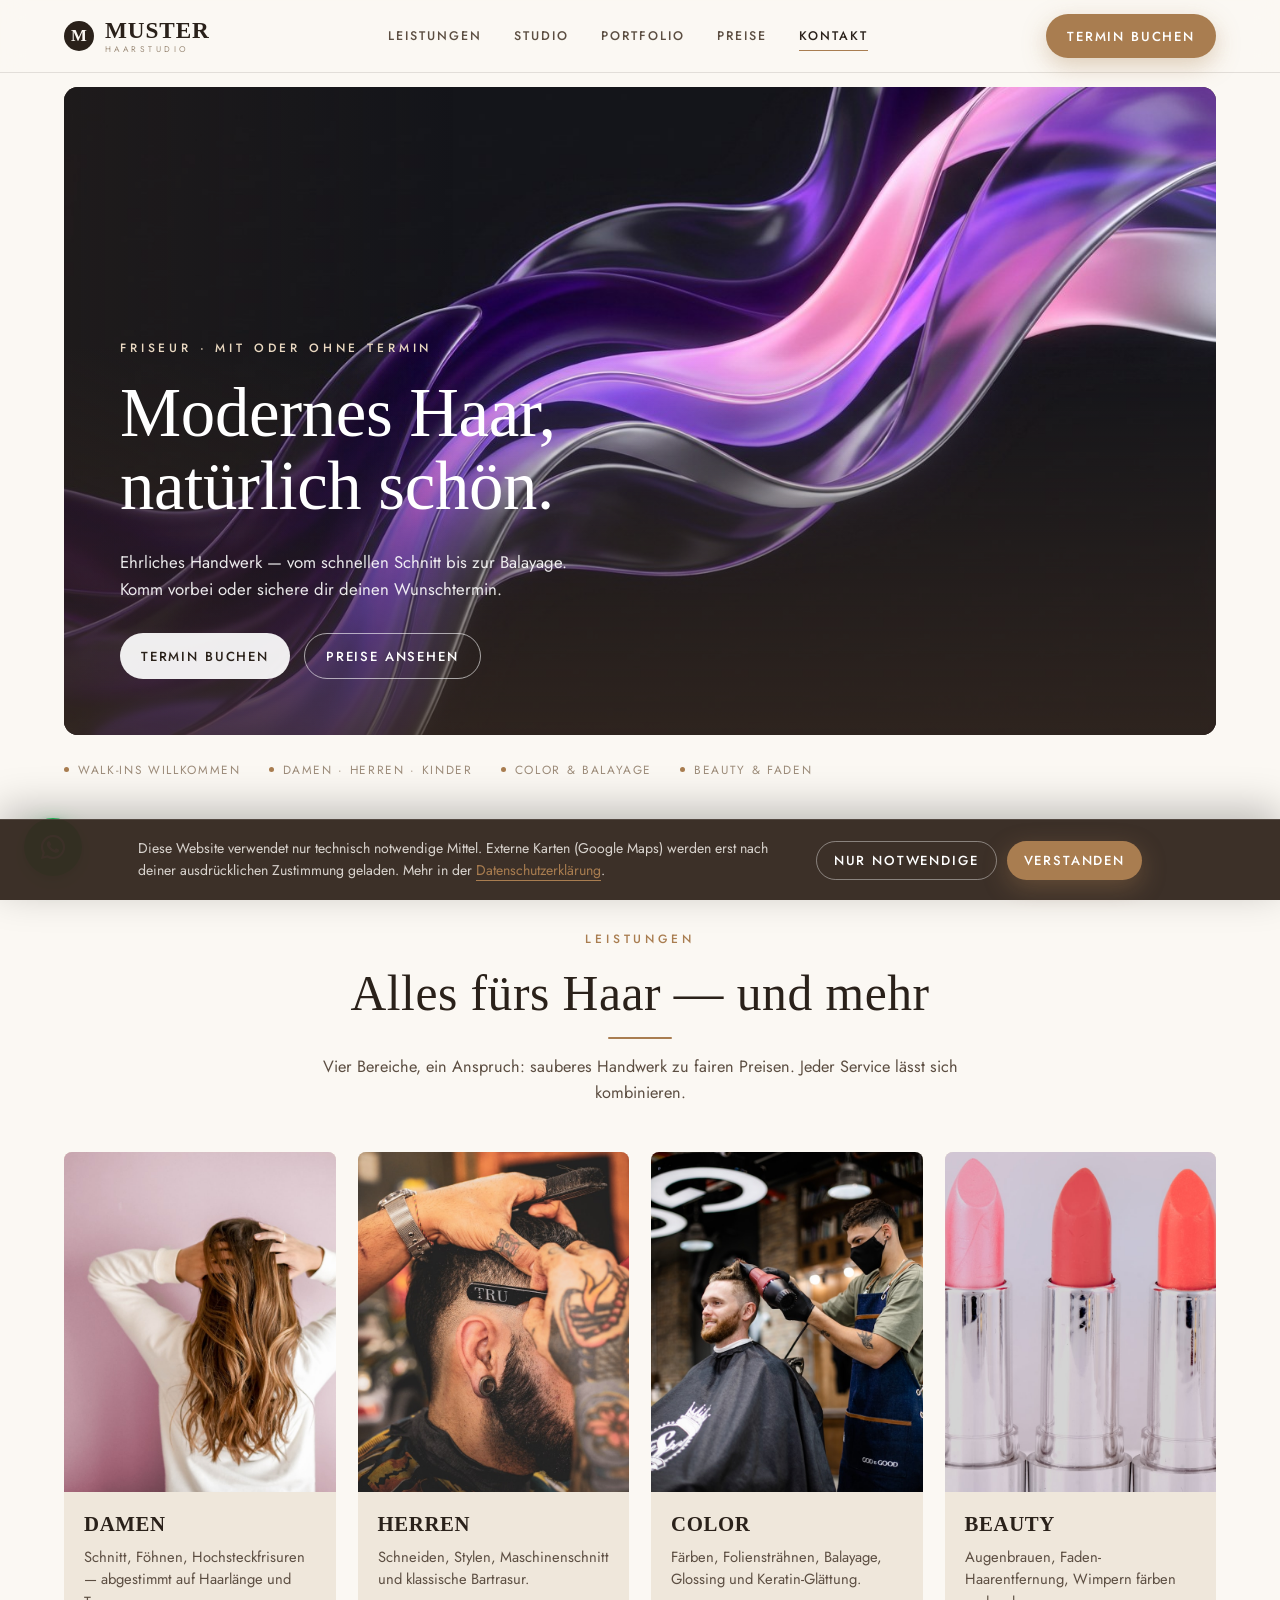
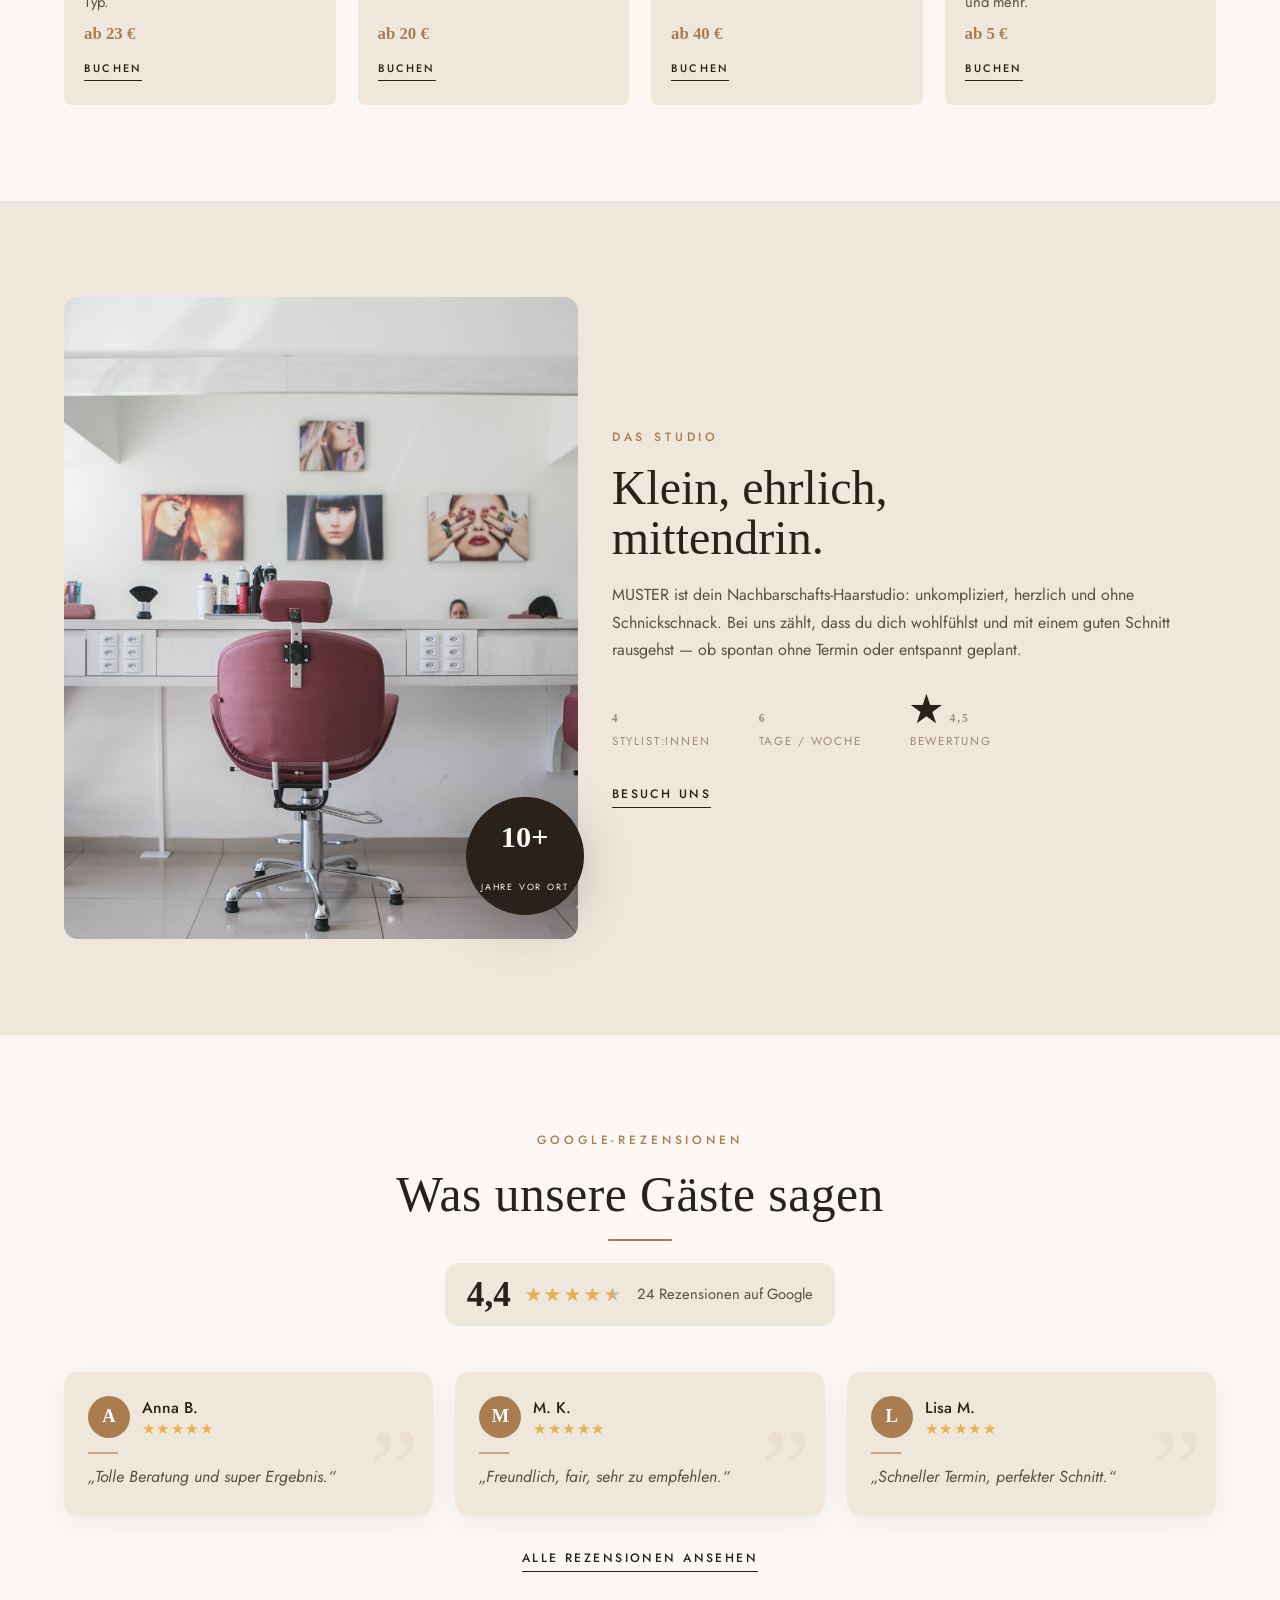
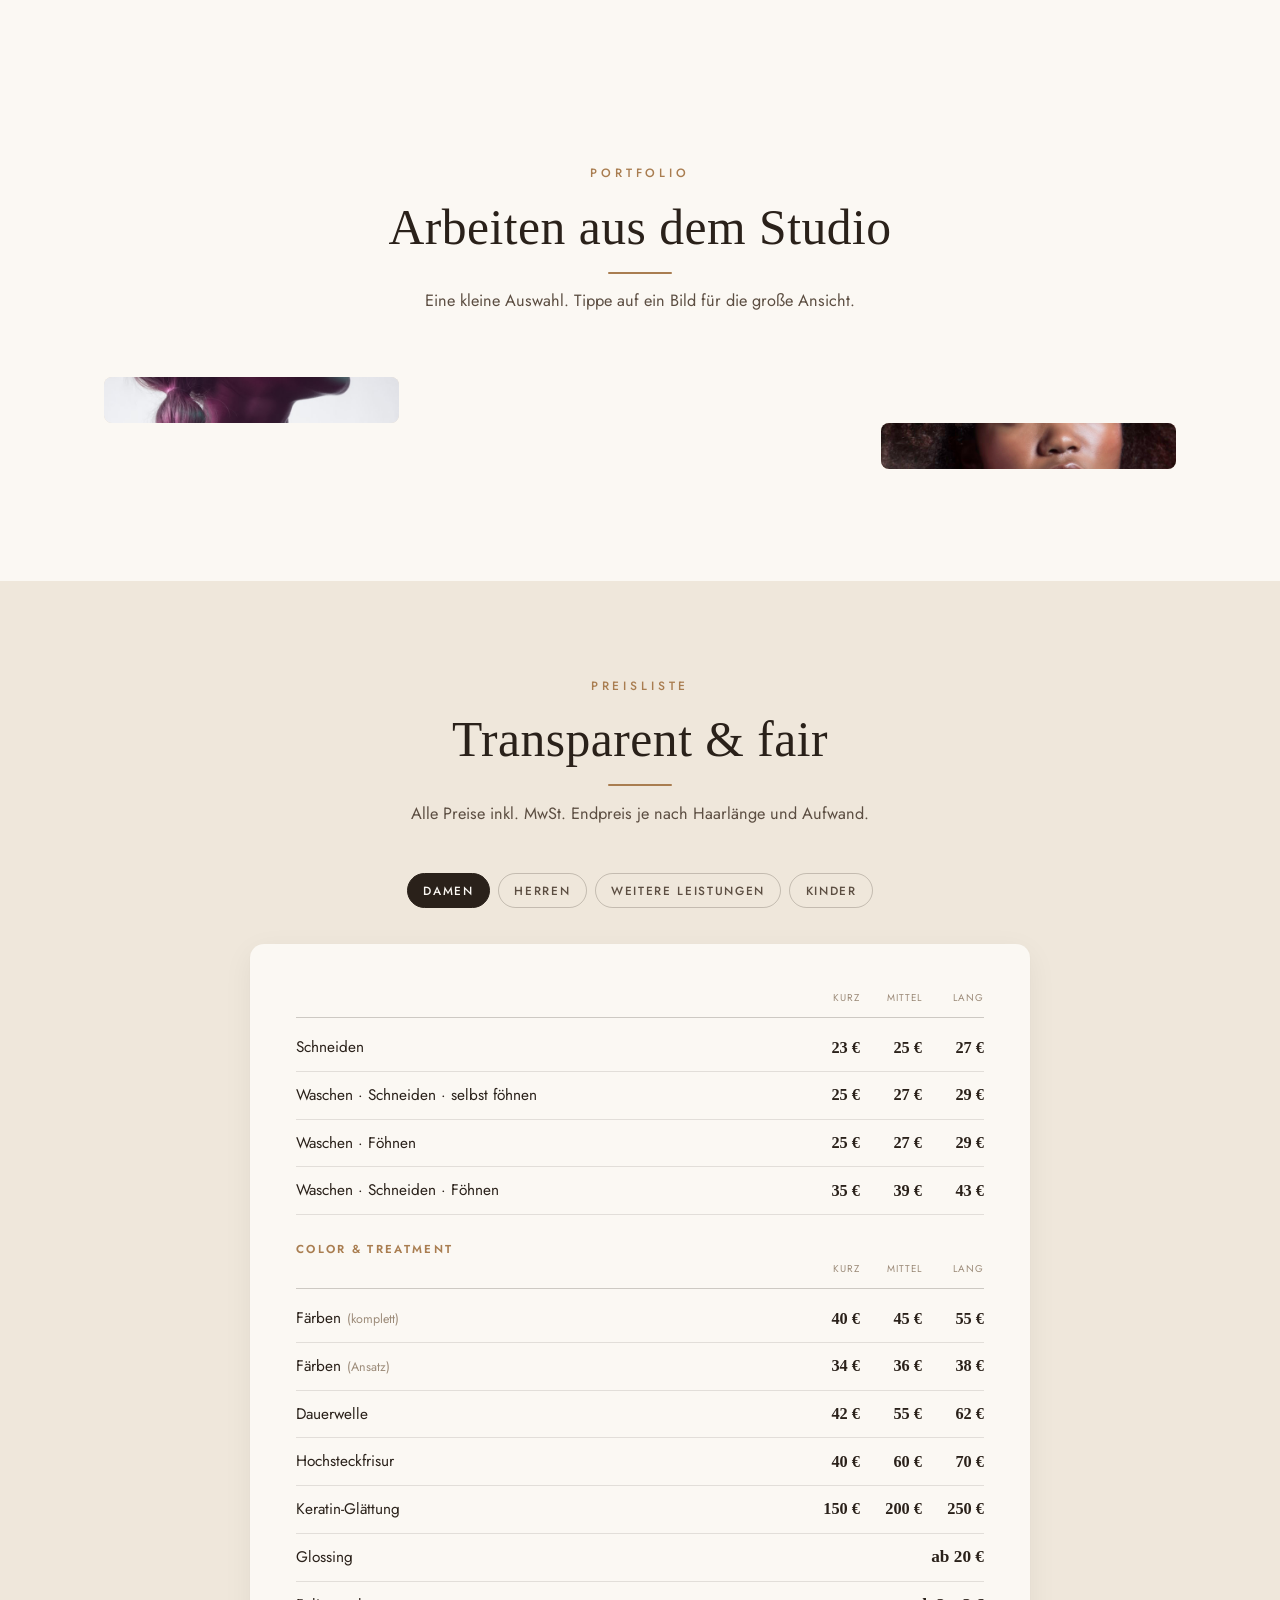
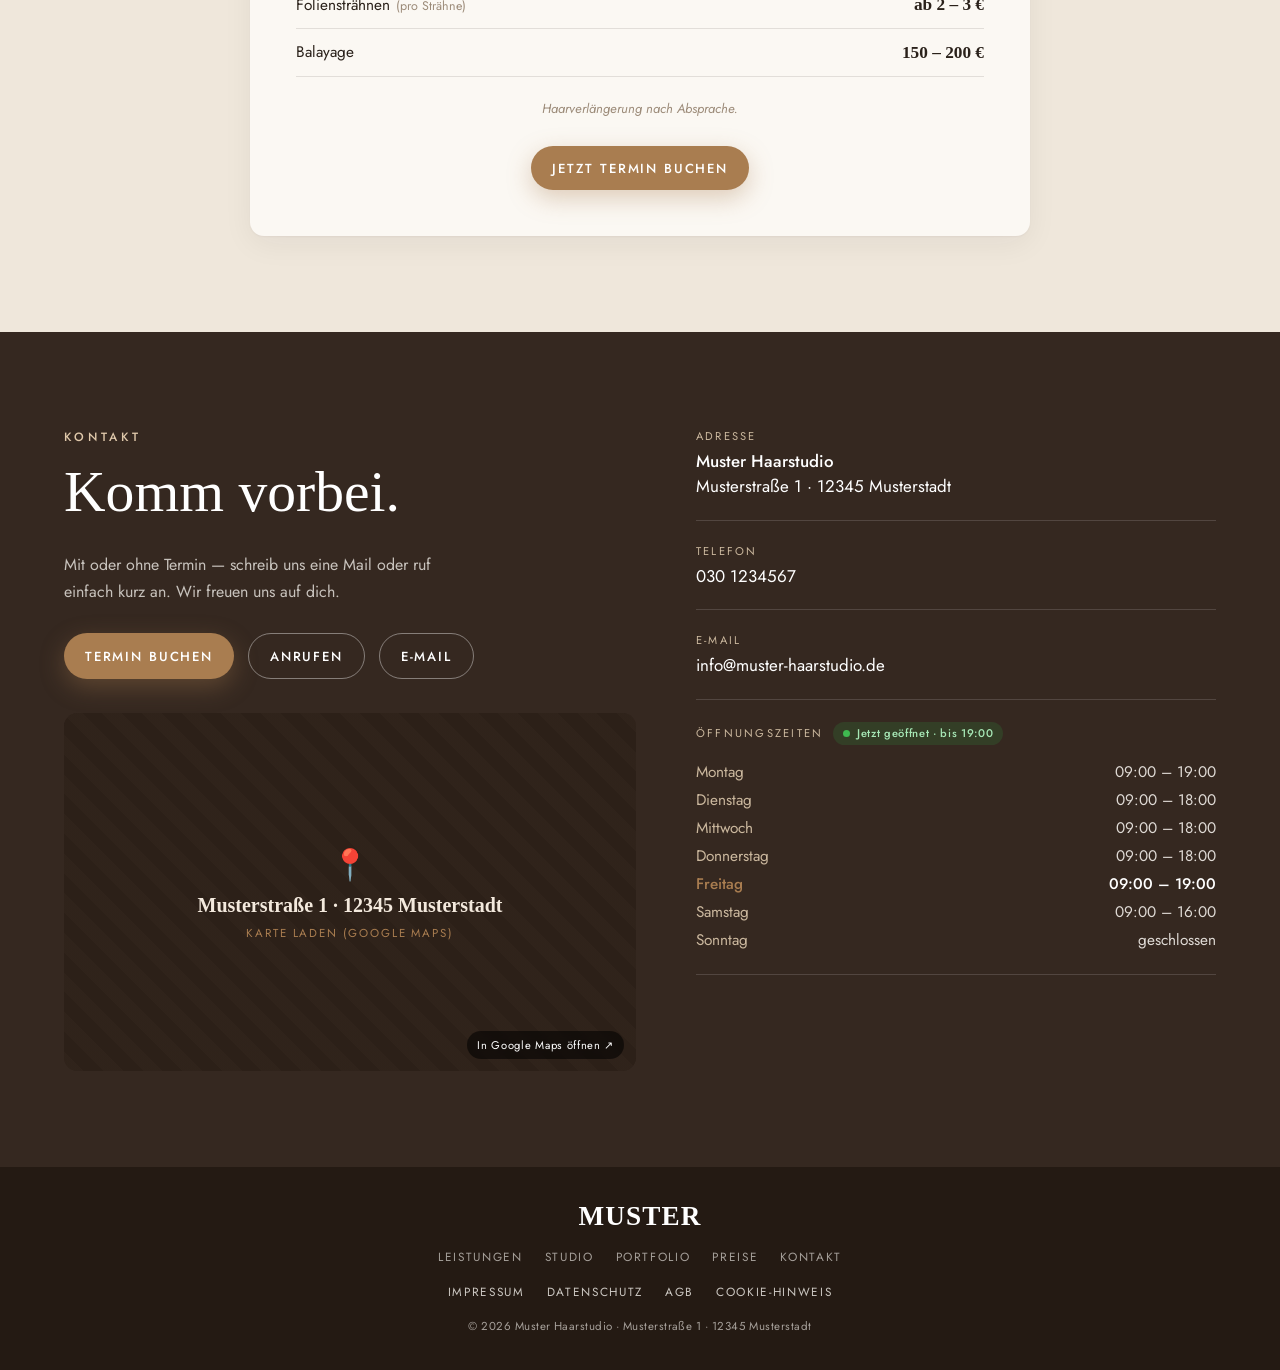
<file: index.html>
<!DOCTYPE html>
<html lang="de">
<head>
<meta charset="UTF-8">
<meta name="viewport" content="width=device-width, initial-scale=1.0">
<title>Muster Haarstudio — Friseur mit oder ohne Termin</title>
<meta name="description" content="Muster Haarstudio — ehrliches Friseurhandwerk (Musterstraße 1, 12345 Musterstadt). Damen, Herren, Kinder, Color & Balayage, Beauty & Faden. Mit oder ohne Termin · ☎ 030 1234567.">
<meta name="keywords" content="Friseur, Haarstudio, Balayage, Färben, Herrenfriseur, Damenfriseur, Walk-in Friseur">
<meta name="author" content="Muster Haarstudio">
<meta name="robots" content="index, follow, max-image-preview:large">

<!-- Canonical (Domain anpassen, sobald die eigene Domain live ist) -->
<link rel="canonical" href="https://www.muster-haarstudio.de/">

<!-- Lokale Geo-Signale für die Suche (Beispielwerte) -->
<meta name="geo.region" content="DE-BE">
<meta name="geo.placename" content="Musterstadt">
<meta name="geo.position" content="52.520;13.405">
<meta name="ICBM" content="52.520, 13.405">

<!-- Open Graph (Facebook, WhatsApp, LinkedIn …) -->
<meta property="og:type" content="business.business">
<meta property="og:site_name" content="Muster Haarstudio">
<meta property="og:locale" content="de_DE">
<meta property="og:title" content="Muster Haarstudio — Friseur mit oder ohne Termin">
<meta property="og:description" content="Ehrliches Friseurhandwerk — vom schnellen Schnitt bis zur Balayage. Damen · Herren · Kinder · Color · Beauty. Walk-ins willkommen.">
<meta property="og:url" content="https://www.muster-haarstudio.de/">
<meta property="og:image" content="https://www.muster-haarstudio.de/side.hero.bild.jpg">
<meta property="og:image:width" content="1376">
<meta property="og:image:height" content="768">
<meta property="og:image:alt" content="Muster Haarstudio – abstrakter Hintergrund in Lila- und Violetttönen">

<!-- Twitter / X Card -->
<meta name="twitter:card" content="summary_large_image">
<meta name="twitter:title" content="Muster Haarstudio — Friseur mit oder ohne Termin">
<meta name="twitter:description" content="Ehrliches Friseurhandwerk — vom schnellen Schnitt bis zur Balayage. Walk-ins willkommen.">
<meta name="twitter:image" content="https://www.muster-haarstudio.de/side.hero.bild.jpg">

<meta name="theme-color" content="#3a2a1e">
<link rel="icon" href="favicon.svg" type="image/svg+xml">
<link rel="apple-touch-icon" href="favicon.svg">
<!-- Schriften via Bunny Fonts (DSGVO-konform, EU, kein Tracking / keine IP-Protokollierung – Google-Fonts-Ersatz) -->
<link rel="preconnect" href="https://fonts.bunny.net" crossorigin>
<link rel="stylesheet" href="https://fonts.bunny.net/css?family=cormorant-garamond:400,500,600,700|jost:300,400,500,600">
<link rel="stylesheet" href="styles.css">
<link rel="stylesheet" href="booking.css">

<!-- ============================ LOCAL BUSINESS SCHEMA (JSON-LD) ============================
     Strukturierte Daten für Google. ACHTUNG: aktuell Beispieldaten (Platzhalter) —
     vor Go-Live mit echten NAP-Daten (Name/Adresse/Telefon) befüllen, identisch
     zu Impressum und Google-Unternehmensprofil. -->
<script type="application/ld+json">
{
  "@context": "https://schema.org",
  "@type": "HairSalon",
  "@id": "https://www.muster-haarstudio.de/#salon",
  "name": "Muster Haarstudio",
  "description": "Friseur für Damen, Herren und Kinder — Schnitt, Color & Balayage, Beauty & Faden. Mit oder ohne Termin.",
  "url": "https://www.muster-haarstudio.de/",
  "image": "https://www.muster-haarstudio.de/side.hero.bild.jpg",
  "logo": "https://www.muster-haarstudio.de/favicon.svg",
  "telephone": "+49 30 1234567",
  "email": "info@muster-haarstudio.de",
  "priceRange": "€–€€",
  "currenciesAccepted": "EUR",
  "paymentAccepted": "Bargeld, EC-Karte",
  "address": {
    "@type": "PostalAddress",
    "streetAddress": "Musterstraße 1",
    "postalCode": "12345",
    "addressLocality": "Musterstadt",
    "addressRegion": "Musterland",
    "addressCountry": "DE"
  },
  "geo": {
    "@type": "GeoCoordinates",
    "latitude": 52.520,
    "longitude": 13.405
  },
  "hasMap": "https://www.google.com/maps/search/?api=1&query=Musterstra%C3%9Fe+1+12345+Musterstadt",
  "areaServed": {
    "@type": "City",
    "name": "Musterstadt"
  },
  "openingHoursSpecification": [
    {
      "@type": "OpeningHoursSpecification",
      "dayOfWeek": "Monday",
      "opens": "09:00",
      "closes": "19:00"
    },
    {
      "@type": "OpeningHoursSpecification",
      "dayOfWeek": ["Tuesday", "Wednesday", "Thursday"],
      "opens": "09:00",
      "closes": "18:00"
    },
    {
      "@type": "OpeningHoursSpecification",
      "dayOfWeek": "Friday",
      "opens": "09:00",
      "closes": "19:00"
    },
    {
      "@type": "OpeningHoursSpecification",
      "dayOfWeek": "Saturday",
      "opens": "09:00",
      "closes": "16:00"
    }
  ],
  "aggregateRating": {
    "@type": "AggregateRating",
    "ratingValue": "4.5",
    "reviewCount": "25",
    "bestRating": "5",
    "worstRating": "1"
  },
  "makesOffer": [
    { "@type": "Offer", "itemOffered": { "@type": "Service", "name": "Damen — Schnitt, Föhnen, Hochsteckfrisur" } },
    { "@type": "Offer", "itemOffered": { "@type": "Service", "name": "Herren — Schnitt, Stylen, Bartrasur" } },
    { "@type": "Offer", "itemOffered": { "@type": "Service", "name": "Color — Färben, Foliensträhnen, Balayage, Glossing" } },
    { "@type": "Offer", "itemOffered": { "@type": "Service", "name": "Beauty — Augenbrauen, Faden-Haarentfernung, Wimpern" } },
    { "@type": "Offer", "itemOffered": { "@type": "Service", "name": "Kinder — Haarschnitt bis 10 Jahre" } }
  ]
}
</script>
</head>
<body>
<div class="scroller" id="scroller">

  <!-- ============================ HEADER ============================ -->
  <header class="site-header">
    <div class="wrap header-inner">
      <a class="brand" href="#top">
        <span class="brand-mark">M</span>
        <span class="brand-name">MUSTER<small>Haarstudio</small></span>
      </a>
      <nav class="nav" id="nav">
        <a href="#leistungen" data-nav="leistungen">Leistungen</a>
        <a href="#studio" data-nav="studio">Studio</a>
        <a href="#portfolio" data-nav="portfolio">Portfolio</a>
        <a href="#preise" data-nav="preise">Preise</a>
        <a href="#kontakt" data-nav="kontakt">Kontakt</a>
      </nav>
      <button class="btn btn-solid header-cta" data-book>Termin buchen</button>
      <button class="burger" id="burger" aria-label="Menü" aria-expanded="false">
        <span></span><span></span><span></span>
      </button>
    </div>
    <div class="mobile-menu" id="mobileMenu" hidden>
      <a href="#leistungen">Leistungen</a>
      <a href="#studio">Studio</a>
      <a href="#portfolio">Portfolio</a>
      <a href="#preise">Preise</a>
      <a href="#kontakt">Kontakt</a>
      <button class="btn btn-solid" data-book>Termin buchen</button>
    </div>
  </header>

  <main>

    <!-- ============================ HERO ============================ -->
    <section class="hero" data-layout="image" id="top">
      <div class="wrap">
        <div class="hero-stage">
          <div class="hero-media">
            <img src="side.hero.bild.jpg" alt="Abstrakter Hintergrund in fließenden Lila- und Violetttönen – Muster Haarstudio" width="1376" height="768" fetchpriority="high">
            <div class="hero-copy">
              <div class="eyebrow">Friseur · mit oder ohne Termin</div>
              <h1>Modernes Haar,<br>natürlich&nbsp;schön.</h1>
              <p class="hero-sub">
                Ehrliches Handwerk — vom schnellen Schnitt bis zur
                Balayage. Komm vorbei oder sichere dir deinen Wunschtermin.
              </p>
              <div class="hero-actions">
                <button class="btn btn-light" data-book>Termin buchen</button>
                <a class="btn btn-ghost" href="#preise">Preise ansehen</a>
              </div>
            </div>
          </div>
        </div>
        <div class="hero-strip">
          <span>Walk-ins willkommen</span>
          <span>Damen · Herren · Kinder</span>
          <span>Color &amp; Balayage</span>
          <span>Beauty &amp; Faden</span>
        </div>
      </div>
    </section>

    <!-- ============================ SERVICES ============================ -->
    <section class="section services" id="leistungen">
      <div class="wrap">
        <div class="section-head reveal">
          <div class="eyebrow">Leistungen</div>
          <h2 class="section-title">Alles fürs Haar — und mehr</h2>
          <p>Vier Bereiche, ein Anspruch: sauberes Handwerk zu fairen Preisen.
             Jeder Service lässt sich kombinieren.</p>
        </div>
        <div class="svc-grid">

          <article class="svc-card reveal" data-book>
            <div class="media"><img src="images/service-damen.jpg" alt="Damen mit langem Haar"></div>
            <div class="svc-body">
              <h3>Damen</h3>
              <p>Schnitt, Föhnen, Hochsteckfrisuren — abgestimmt auf Haarlänge und Typ.</p>
              <span class="svc-price">ab 23 €</span>
              <span class="link-underline">Buchen</span>
            </div>
          </article>

          <article class="svc-card reveal" data-book>
            <div class="media"><img src="images/service-herren.jpg" alt="Herren-Haarschnitt"></div>
            <div class="svc-body">
              <h3>Herren</h3>
              <p>Schneiden, Stylen, Maschinenschnitt und klassische Bartrasur.</p>
              <span class="svc-price">ab 20 €</span>
              <span class="link-underline">Buchen</span>
            </div>
          </article>

          <article class="svc-card reveal" data-book>
            <div class="media"><img src="images/service-color.jpg" alt="Farb-Folien beim Färben"></div>
            <div class="svc-body">
              <h3>Color</h3>
              <p>Färben, Foliensträhnen, Balayage, Glossing und Keratin-Glättung.</p>
              <span class="svc-price">ab 40 €</span>
              <span class="link-underline">Buchen</span>
            </div>
          </article>

          <article class="svc-card reveal" data-book>
            <div class="media"><img src="images/service-beauty.jpg" alt="Augenbrauen und Beauty"></div>
            <div class="svc-body">
              <h3>Beauty</h3>
              <p>Augenbrauen, Faden-Haarentfernung, Wimpern färben und mehr.</p>
              <span class="svc-price">ab 5 €</span>
              <span class="link-underline">Buchen</span>
            </div>
          </article>

        </div>
      </div>
    </section>

    <!-- ============================ STUDIO ============================ -->
    <section class="section studio" id="studio">
      <div class="wrap">
        <div class="studio-grid">
          <div class="studio-media reveal">
            <div class="media"><img src="images/studio-innenraum.jpg" alt="Salon-Innenraum"></div>
            <div class="badge"><b><span data-counter="10" data-counter-suffix="+">10+</span></b><small>Jahre vor Ort</small></div>
          </div>
          <div class="studio-copy reveal">
            <div class="eyebrow">Das Studio</div>
            <h2>Klein, ehrlich,<br>mittendrin.</h2>
            <p>
              MUSTER ist dein Nachbarschafts-Haarstudio: unkompliziert,
              herzlich und ohne Schnickschnack. Bei uns zählt, dass du dich wohlfühlst
              und mit einem guten Schnitt rausgehst — ob spontan ohne Termin oder
              entspannt geplant.
            </p>
            <div class="studio-stats">
              <div><b><span data-counter="4">4</span></b><span>Stylist:innen</span></div>
              <div><b><span data-counter="6">6</span></b><span>Tage / Woche</span></div>
              <div><b>★ <span data-counter="4.5">4,5</span></b><span>Bewertung</span></div>
            </div>
            <a class="link-underline" href="#kontakt">Besuch uns</a>
          </div>
        </div>
      </div>
    </section>

    <!-- ============================ REVIEWS ============================ -->
    <section class="section reviews" id="rezensionen">
      <div class="wrap">
        <div class="section-head reveal">
          <div class="eyebrow">Google-Rezensionen</div>
          <h2 class="section-title">Was unsere Gäste sagen</h2>
          <div class="rv-summary">
            <span class="rv-score"><span data-counter="4.5">4,5</span></span>
            <span class="rv-stars" aria-label="4,5 von 5 Sternen">
              <span class="rv-stars-bg">★★★★★</span>
              <span class="rv-stars-fg" style="--fill:90%">★★★★★</span>
            </span>
            <span class="rv-count"><span data-counter="25">25</span> Rezensionen auf Google</span>
          </div>
        </div>
        <div class="rv-grid" id="rvGrid"><!-- populated by app.js --></div>
        <div class="rv-cta reveal">
          <a class="link-underline" href="https://www.google.com/search?q=Muster+Haarstudio+Bewertungen" target="_blank" rel="noopener">Alle Rezensionen ansehen</a>
        </div>
      </div>
    </section>

    <!-- ============================ PORTFOLIO ============================ -->
    <section class="section portfolio" id="portfolio">
      <div class="wrap">
        <div class="section-head reveal">
          <div class="eyebrow">Portfolio</div>
          <h2 class="section-title">Arbeiten aus dem Studio</h2>
          <p>Eine kleine Auswahl. Tippe auf ein Bild für die große Ansicht.</p>
        </div>
        <div class="pf-grid" id="pfGrid"><!-- populated by app.js --></div>
      </div>
    </section>

    <!-- ============================ PRICES ============================ -->
    <section class="section prices" id="preise">
      <div class="wrap">
        <div class="section-head reveal">
          <div class="eyebrow">Preisliste</div>
          <h2 class="section-title">Transparent &amp; fair</h2>
          <p>Alle Preise inkl. MwSt. Endpreis je nach Haarlänge und Aufwand.</p>
        </div>
        <div class="price-tabs reveal" id="priceTabs"><!-- populated by app.js --></div>
        <div class="price-panel" id="pricePanel"><!-- populated by app.js --></div>
      </div>
    </section>

    <!-- ============================ CONTACT ============================ -->
    <section class="section contact" id="kontakt">
      <div class="wrap">
        <div class="contact-grid">
          <div class="reveal">
            <div class="eyebrow">Kontakt</div>
            <h2>Komm vorbei.</h2>
            <p class="contact-lede">
              Mit oder ohne Termin — schreib uns eine Mail oder ruf einfach kurz an.
              Wir freuen uns auf dich.
            </p>
            <div class="contact-actions">
              <button class="btn btn-solid" data-book>Termin buchen</button>
              <a class="btn btn-line" href="tel:+4930123456789">Anrufen</a>
              <a class="btn btn-line" href="mailto:info@muster-haarstudio.de">E-Mail</a>
            </div>
            <div class="contact-map" id="mapBox" style="margin-top:34px">
              <button type="button" class="map-load" id="mapLoad" aria-label="Google Maps laden">
                <span class="map-pin" aria-hidden="true">📍</span>
                <span class="map-load-title">Musterstraße 1 · 12345 Musterstadt</span>
                <span class="map-load-hint">Karte laden (Google&nbsp;Maps)</span>
              </button>
              <a class="map-open" href="https://www.google.com/maps/search/?api=1&query=Musterstra%C3%9Fe+1+12345+Musterstadt" target="_blank" rel="noopener">In Google Maps öffnen ↗</a>
            </div>
          </div>
          <div class="info-list reveal">
            <div class="info-item">
              <span class="k">Adresse</span>
              <span class="v"><b>Muster Haarstudio</b><br>Musterstraße 1 · 12345 Musterstadt</span>
            </div>
            <div class="info-item">
              <span class="k">Telefon</span>
              <span class="v"><a href="tel:+4930123456789">030 1234567</a></span>
            </div>
            <div class="info-item">
              <span class="k">E-Mail</span>
              <span class="v"><a href="mailto:info@muster-haarstudio.de">info@muster-haarstudio.de</a></span>
            </div>
            <div class="info-item">
              <div class="hours-head">
                <span class="k">Öffnungszeiten</span>
                <span class="status-pill" id="statusPill" aria-live="polite">…</span>
              </div>
              <div class="hours-list" id="hoursList"><!-- populated by app.js --></div>
            </div>
          </div>
        </div>
      </div>
    </section>

  </main>

  <!-- ============================ FOOTER ============================ -->
  <footer class="site-footer">
    <div class="wrap footer-inner">
      <span class="brand-name" style="font-size:1.7rem">MUSTER</span>
      <div class="footer-links">
        <a href="#leistungen">Leistungen</a>
        <a href="#studio">Studio</a>
        <a href="#portfolio">Portfolio</a>
        <a href="#preise">Preise</a>
        <a href="#kontakt">Kontakt</a>
      </div>
      <div class="footer-legal">
        <a href="impressum.html">Impressum</a>
        <a href="datenschutz.html">Datenschutz</a>
        <a href="agb.html">AGB</a>
        <button type="button" id="cookieReopen" class="footer-linkbtn">Cookie-Hinweis</button>
      </div>
      <div class="footer-fine">© <span id="year"></span> Muster Haarstudio · Musterstraße 1 · 12345 Musterstadt</div>
    </div>
  </footer>

</div>

<!-- ============================ WHATSAPP-BUTTON ============================ -->
<a class="whatsapp-fab"
   href="https://wa.me/4915123456789?text=Hallo%20Muster%20Haarstudio%2C%20ich%20h%C3%A4tte%20eine%20Frage."
   target="_blank" rel="noopener"
   aria-label="Schreib uns auf WhatsApp">
  <svg viewBox="0 0 32 32" width="30" height="30" aria-hidden="true" focusable="false">
    <path fill="currentColor" d="M16.001 3.2c-7.07 0-12.8 5.73-12.8 12.8 0 2.256.59 4.46 1.71 6.402L3.2 28.8l6.56-1.69a12.74 12.74 0 0 0 6.24 1.62h.005c7.07 0 12.8-5.73 12.8-12.8 0-3.42-1.332-6.635-3.752-9.055A12.71 12.71 0 0 0 16.001 3.2zm0 23.36h-.004a10.6 10.6 0 0 1-5.4-1.48l-.387-.23-4.013 1.034 1.07-3.91-.252-.4a10.56 10.56 0 0 1-1.62-5.634c0-5.87 4.78-10.65 10.66-10.65 2.846 0 5.52 1.11 7.532 3.124a10.59 10.59 0 0 1 3.12 7.534c0 5.87-4.78 10.65-10.654 10.65zm5.842-7.974c-.32-.16-1.894-.934-2.188-1.04-.293-.107-.507-.16-.72.16-.214.32-.826 1.04-1.013 1.254-.187.213-.373.24-.693.08-.32-.16-1.352-.498-2.574-1.588-.952-.848-1.594-1.896-1.78-2.216-.187-.32-.02-.493.14-.652.144-.143.32-.373.48-.56.16-.187.213-.32.32-.534.107-.213.054-.4-.027-.56-.08-.16-.72-1.736-.987-2.376-.26-.624-.524-.54-.72-.55l-.613-.01c-.213 0-.56.08-.853.4-.293.32-1.12 1.094-1.12 2.667 0 1.573 1.147 3.093 1.307 3.307.16.213 2.253 3.44 5.46 4.823.763.33 1.358.526 1.822.674.766.244 1.463.21 2.014.127.614-.092 1.894-.774 2.16-1.522.267-.747.267-1.387.187-1.52-.08-.133-.293-.213-.613-.373z"/>
  </svg>
</a>

<!-- booking modal + lightbox get mounted here by app.js -->
<div id="booking-root"></div>
<div id="lightbox-root"></div>

<!-- Cookie / Consent banner -->
<div class="cookie-banner" id="cookieBanner" hidden>
  <div class="cookie-inner">
    <p>Diese Website verwendet nur technisch notwendige Mittel. Externe Karten (Google&nbsp;Maps) werden
       erst nach deiner ausdrücklichen Zustimmung geladen. Mehr in der
       <a href="datenschutz.html">Datenschutzerklärung</a>.</p>
    <div class="cookie-actions">
      <button class="btn btn-ghost" id="cookieDecline">Nur notwendige</button>
      <button class="btn btn-solid" id="cookieAccept">Verstanden</button>
    </div>
  </div>
</div>

<script src="data.js"></script>
<script src="app.js"></script>
</body>
</html>
</file>
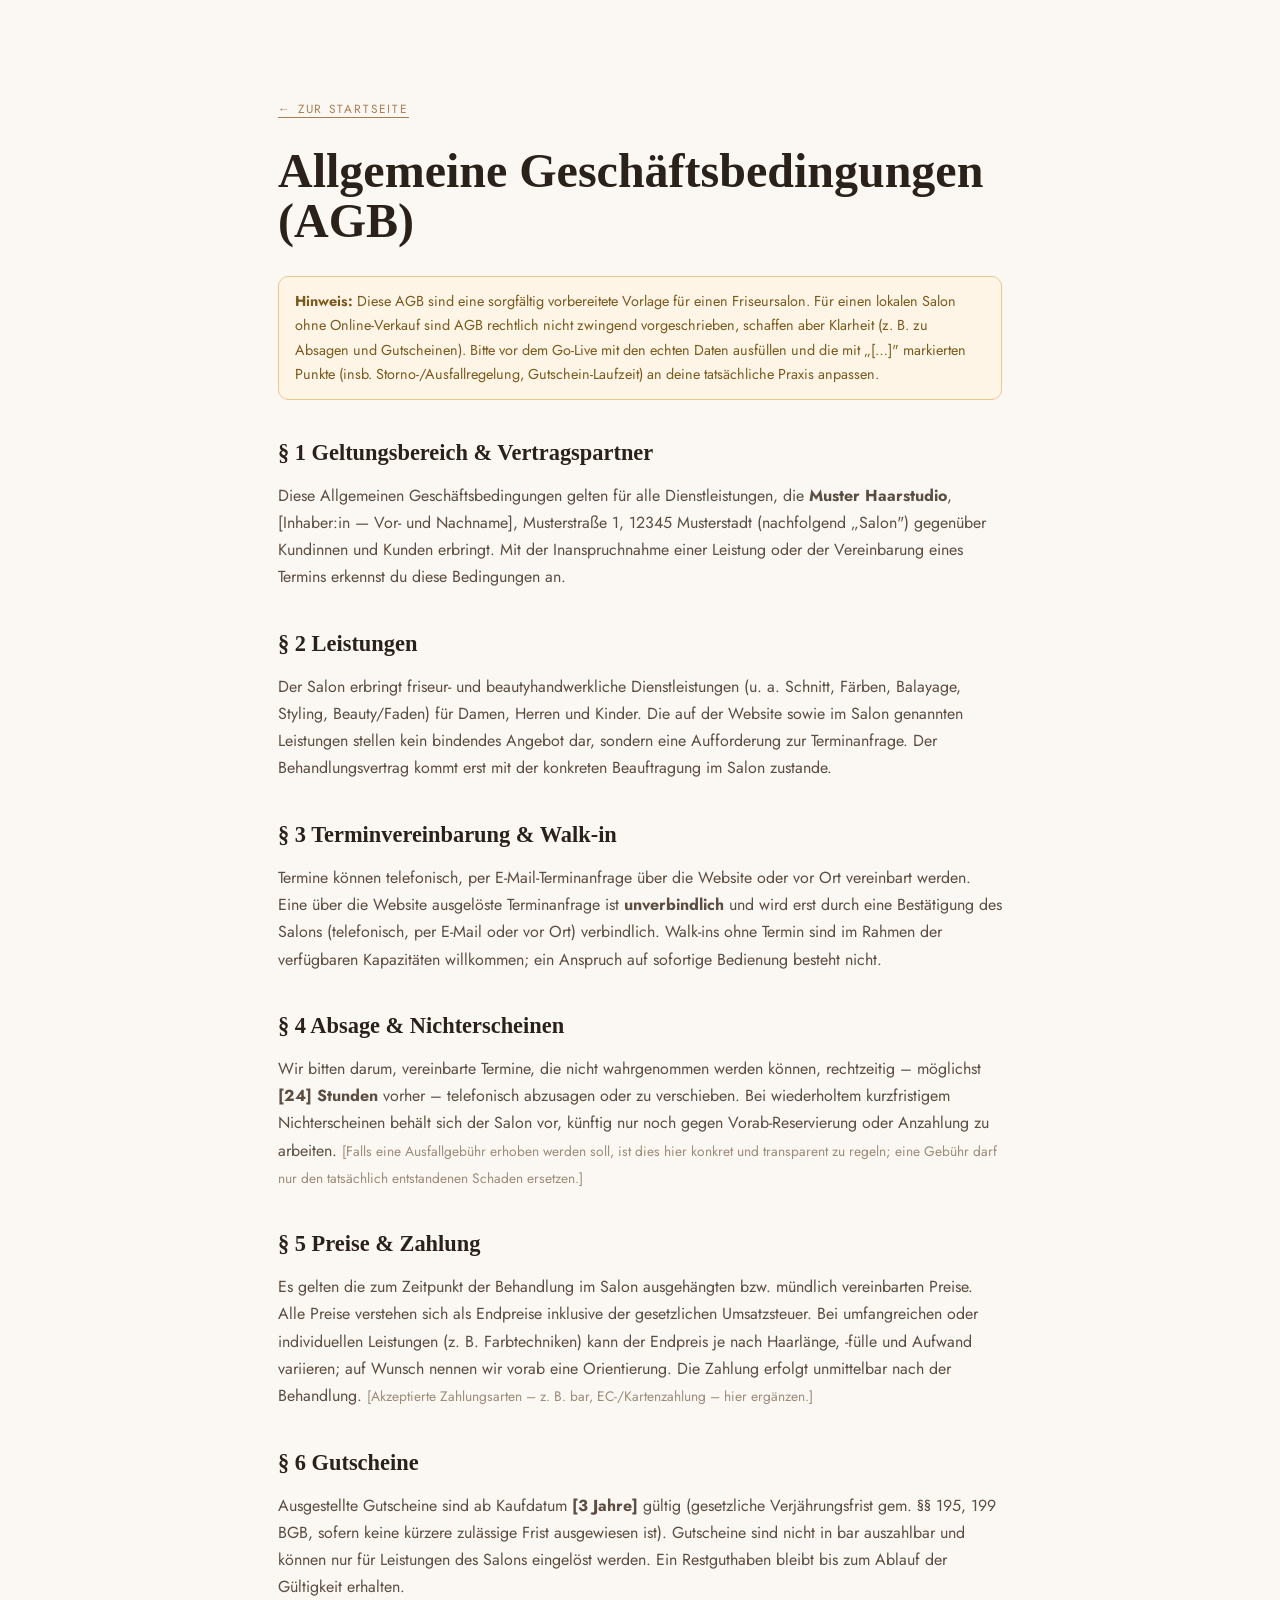
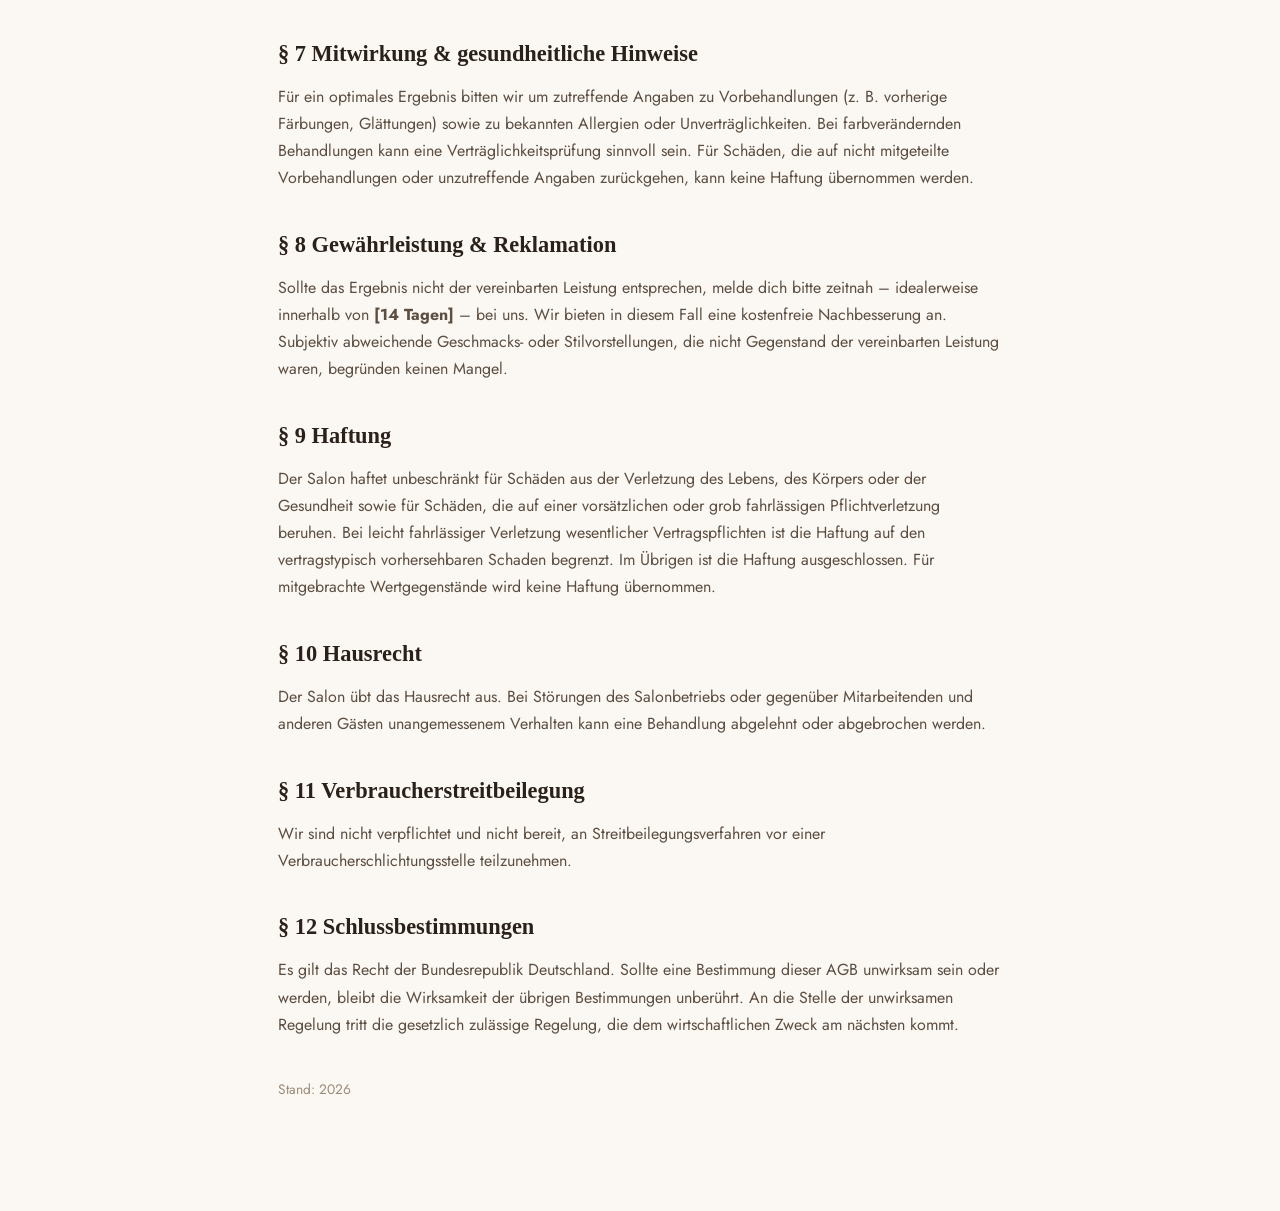
<file: agb.html>
<!DOCTYPE html>
<html lang="de">
<head>
<meta charset="UTF-8">
<meta name="viewport" content="width=device-width, initial-scale=1.0">
<title>AGB — Muster Haarstudio</title>
<meta name="description" content="Allgemeine Geschäftsbedingungen des Muster Haarstudio.">
<meta name="robots" content="index,follow">
<link rel="canonical" href="https://www.muster-haarstudio.de/agb">
<link rel="icon" href="favicon.svg" type="image/svg+xml">
<link rel="preconnect" href="https://fonts.bunny.net" crossorigin>
<link rel="stylesheet" href="https://fonts.bunny.net/css?family=cormorant-garamond:400,500,600,700|jost:300,400,500,600">
<link rel="stylesheet" href="styles.css">
</head>
<body class="legal-page">
  <div class="legal-wrap">
    <a class="legal-back" href="index.html">← Zur Startseite</a>
    <h1>Allgemeine Geschäftsbedingungen (AGB)</h1>

    <p class="todo"><strong>Hinweis:</strong> Diese AGB sind eine sorgfältig vorbereitete Vorlage für
      einen Friseursalon. Für einen lokalen Salon ohne Online-Verkauf sind AGB rechtlich nicht
      zwingend vorgeschrieben, schaffen aber Klarheit (z. B. zu Absagen und Gutscheinen). Bitte vor
      dem Go-Live mit den echten Daten ausfüllen und die mit „[…]" markierten Punkte (insb.
      Storno-/Ausfallregelung, Gutschein-Laufzeit) an deine tatsächliche Praxis anpassen.</p>

    <h2>§ 1 Geltungsbereich &amp; Vertragspartner</h2>
    <p>
      Diese Allgemeinen Geschäftsbedingungen gelten für alle Dienstleistungen, die
      <strong>Muster Haarstudio</strong>, [Inhaber:in — Vor- und Nachname], Musterstraße 1,
      12345 Musterstadt (nachfolgend „Salon") gegenüber Kundinnen und Kunden erbringt. Mit der
      Inanspruchnahme einer Leistung oder der Vereinbarung eines Termins erkennst du diese
      Bedingungen an.
    </p>

    <h2>§ 2 Leistungen</h2>
    <p>
      Der Salon erbringt friseur- und beautyhandwerkliche Dienstleistungen (u. a. Schnitt,
      Färben, Balayage, Styling, Beauty/Faden) für Damen, Herren und Kinder. Die auf der Website
      sowie im Salon genannten Leistungen stellen kein bindendes Angebot dar, sondern eine
      Aufforderung zur Terminanfrage. Der Behandlungsvertrag kommt erst mit der konkreten
      Beauftragung im Salon zustande.
    </p>

    <h2>§ 3 Terminvereinbarung &amp; Walk-in</h2>
    <p>
      Termine können telefonisch, per E-Mail-Terminanfrage über die Website oder vor Ort
      vereinbart werden. Eine über die Website ausgelöste Terminanfrage ist <strong>unverbindlich</strong>
      und wird erst durch eine Bestätigung des Salons (telefonisch, per E-Mail oder vor Ort)
      verbindlich. Walk-ins ohne Termin sind im Rahmen der verfügbaren Kapazitäten willkommen;
      ein Anspruch auf sofortige Bedienung besteht nicht.
    </p>

    <h2>§ 4 Absage &amp; Nichterscheinen</h2>
    <p>
      Wir bitten darum, vereinbarte Termine, die nicht wahrgenommen werden können, rechtzeitig –
      möglichst <strong>[24] Stunden</strong> vorher – telefonisch abzusagen oder zu verschieben.
      Bei wiederholtem kurzfristigem Nichterscheinen behält sich der Salon vor, künftig nur noch
      gegen Vorab-Reservierung oder Anzahlung zu arbeiten.
      <span class="muted">[Falls eine Ausfallgebühr erhoben werden soll, ist dies hier konkret und
      transparent zu regeln; eine Gebühr darf nur den tatsächlich entstandenen Schaden ersetzen.]</span>
    </p>

    <h2>§ 5 Preise &amp; Zahlung</h2>
    <p>
      Es gelten die zum Zeitpunkt der Behandlung im Salon ausgehängten bzw. mündlich vereinbarten
      Preise. Alle Preise verstehen sich als Endpreise inklusive der gesetzlichen Umsatzsteuer.
      Bei umfangreichen oder individuellen Leistungen (z. B. Farbtechniken) kann der Endpreis je
      nach Haarlänge, -fülle und Aufwand variieren; auf Wunsch nennen wir vorab eine Orientierung.
      Die Zahlung erfolgt unmittelbar nach der Behandlung. <span class="muted">[Akzeptierte
      Zahlungsarten – z. B. bar, EC-/Kartenzahlung – hier ergänzen.]</span>
    </p>

    <h2>§ 6 Gutscheine</h2>
    <p>
      Ausgestellte Gutscheine sind ab Kaufdatum <strong>[3 Jahre]</strong> gültig (gesetzliche
      Verjährungsfrist gem. §§ 195, 199 BGB, sofern keine kürzere zulässige Frist ausgewiesen
      ist). Gutscheine sind nicht in bar auszahlbar und können nur für Leistungen des Salons
      eingelöst werden. Ein Restguthaben bleibt bis zum Ablauf der Gültigkeit erhalten.
    </p>

    <h2>§ 7 Mitwirkung &amp; gesundheitliche Hinweise</h2>
    <p>
      Für ein optimales Ergebnis bitten wir um zutreffende Angaben zu Vorbehandlungen (z. B.
      vorherige Färbungen, Glättungen) sowie zu bekannten Allergien oder Unverträglichkeiten.
      Bei farbverändernden Behandlungen kann eine Verträglichkeitsprüfung sinnvoll sein. Für
      Schäden, die auf nicht mitgeteilte Vorbehandlungen oder unzutreffende Angaben zurückgehen,
      kann keine Haftung übernommen werden.
    </p>

    <h2>§ 8 Gewährleistung &amp; Reklamation</h2>
    <p>
      Sollte das Ergebnis nicht der vereinbarten Leistung entsprechen, melde dich bitte zeitnah –
      idealerweise innerhalb von <strong>[14 Tagen]</strong> – bei uns. Wir bieten in diesem Fall
      eine kostenfreie Nachbesserung an. Subjektiv abweichende Geschmacks- oder
      Stilvorstellungen, die nicht Gegenstand der vereinbarten Leistung waren, begründen keinen
      Mangel.
    </p>

    <h2>§ 9 Haftung</h2>
    <p>
      Der Salon haftet unbeschränkt für Schäden aus der Verletzung des Lebens, des Körpers oder
      der Gesundheit sowie für Schäden, die auf einer vorsätzlichen oder grob fahrlässigen
      Pflichtverletzung beruhen. Bei leicht fahrlässiger Verletzung wesentlicher Vertragspflichten
      ist die Haftung auf den vertragstypisch vorhersehbaren Schaden begrenzt. Im Übrigen ist die
      Haftung ausgeschlossen. Für mitgebrachte Wertgegenstände wird keine Haftung übernommen.
    </p>

    <h2>§ 10 Hausrecht</h2>
    <p>
      Der Salon übt das Hausrecht aus. Bei Störungen des Salonbetriebs oder gegenüber Mitarbeitenden
      und anderen Gästen unangemessenem Verhalten kann eine Behandlung abgelehnt oder abgebrochen
      werden.
    </p>

    <h2>§ 11 Verbraucherstreitbeilegung</h2>
    <p>
      Wir sind nicht verpflichtet und nicht bereit, an Streitbeilegungsverfahren vor einer
      Verbraucherschlichtungsstelle teilzunehmen.
    </p>

    <h2>§ 12 Schlussbestimmungen</h2>
    <p>
      Es gilt das Recht der Bundesrepublik Deutschland. Sollte eine Bestimmung dieser AGB
      unwirksam sein oder werden, bleibt die Wirksamkeit der übrigen Bestimmungen unberührt.
      An die Stelle der unwirksamen Regelung tritt die gesetzlich zulässige Regelung, die dem
      wirtschaftlichen Zweck am nächsten kommt.
    </p>

    <p class="muted" style="margin-top:40px">Stand: <span id="legalYear"></span></p>
  </div>
  <script>document.getElementById("legalYear").textContent = new Date().getFullYear();</script>
</body>
</html>
</file>
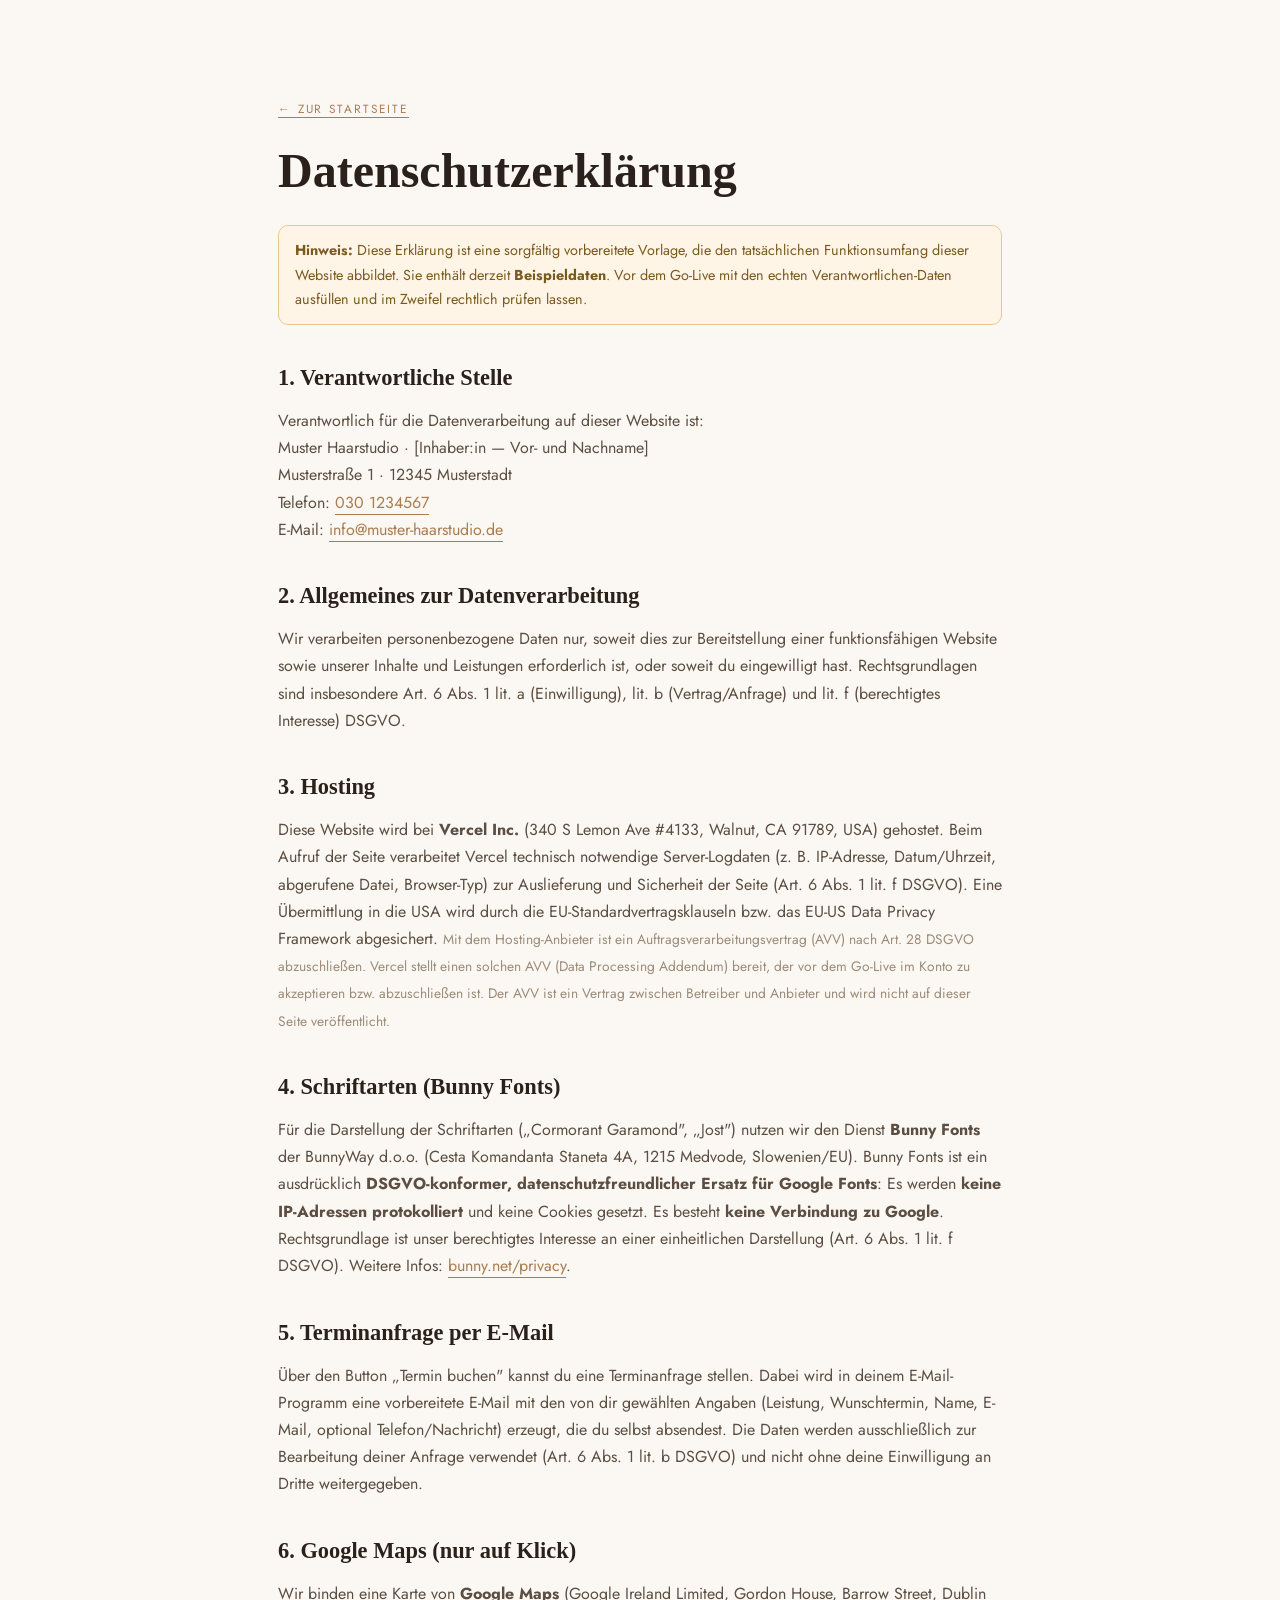
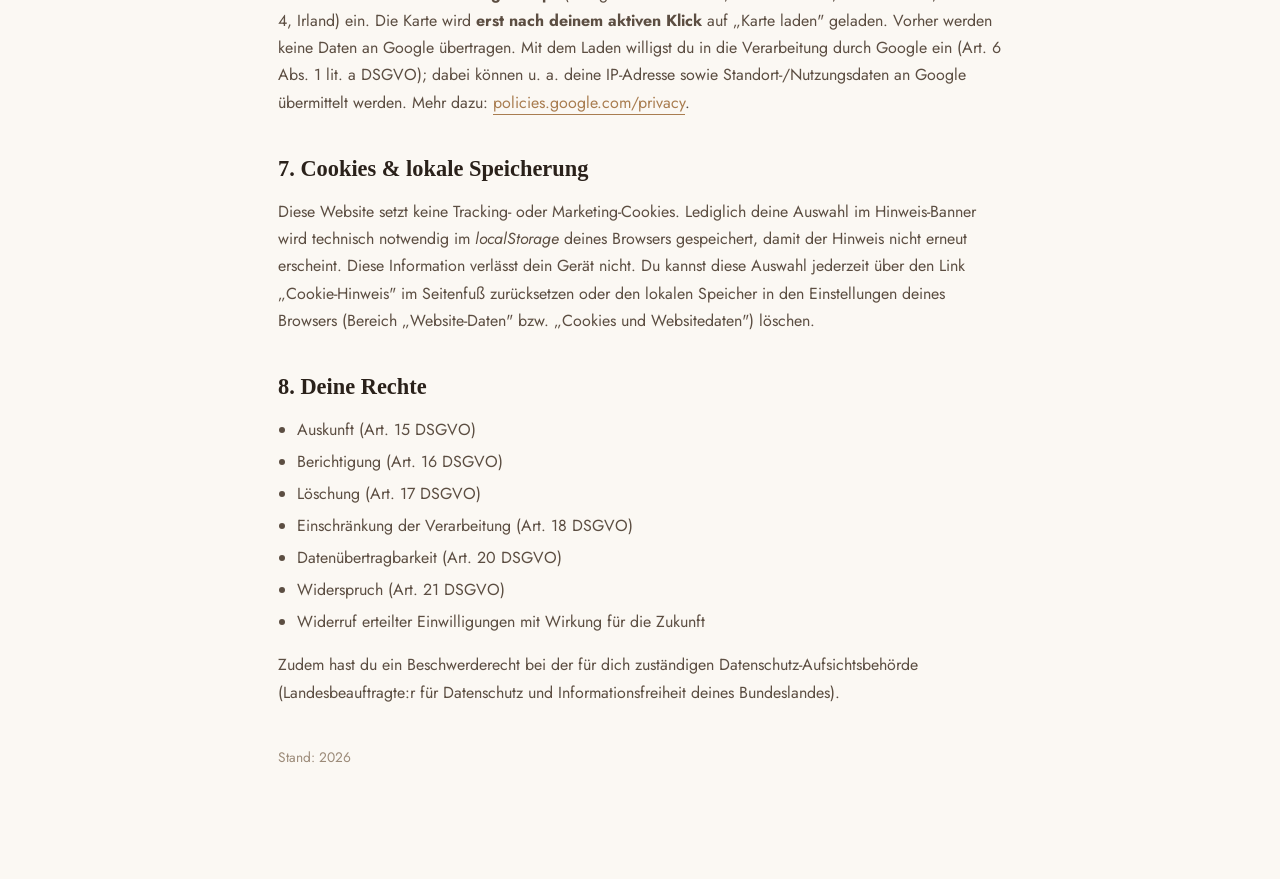
<file: datenschutz.html>
<!DOCTYPE html>
<html lang="de">
<head>
<meta charset="UTF-8">
<meta name="viewport" content="width=device-width, initial-scale=1.0">
<title>Datenschutzerklärung — Muster Haarstudio</title>
<meta name="description" content="Datenschutzerklärung des Muster Haarstudio — Umgang mit personenbezogenen Daten, Google Maps und Kontaktaufnahme.">
<meta name="robots" content="index,follow">
<link rel="canonical" href="https://www.muster-haarstudio.de/datenschutz">
<link rel="icon" href="favicon.svg" type="image/svg+xml">
<link rel="preconnect" href="https://fonts.bunny.net" crossorigin>
<link rel="stylesheet" href="https://fonts.bunny.net/css?family=cormorant-garamond:400,500,600,700|jost:300,400,500,600">
<link rel="stylesheet" href="styles.css">
</head>
<body class="legal-page">
  <div class="legal-wrap">
    <a class="legal-back" href="index.html">← Zur Startseite</a>
    <h1>Datenschutzerklärung</h1>

    <p class="todo"><strong>Hinweis:</strong> Diese Erklärung ist eine sorgfältig vorbereitete Vorlage,
      die den tatsächlichen Funktionsumfang dieser Website abbildet. Sie enthält derzeit
      <strong>Beispieldaten</strong>. Vor dem Go-Live mit den echten Verantwortlichen-Daten
      ausfüllen und im Zweifel rechtlich prüfen lassen.</p>

    <h2>1. Verantwortliche Stelle</h2>
    <p>
      Verantwortlich für die Datenverarbeitung auf dieser Website ist:<br>
      Muster Haarstudio · [Inhaber:in — Vor- und Nachname]<br>
      Musterstraße 1 · 12345 Musterstadt<br>
      Telefon: <a href="tel:+4930123456789">030 1234567</a><br>
      E-Mail: <a href="mailto:info@muster-haarstudio.de">info@muster-haarstudio.de</a>
    </p>

    <h2>2. Allgemeines zur Datenverarbeitung</h2>
    <p>
      Wir verarbeiten personenbezogene Daten nur, soweit dies zur Bereitstellung einer
      funktionsfähigen Website sowie unserer Inhalte und Leistungen erforderlich ist, oder
      soweit du eingewilligt hast. Rechtsgrundlagen sind insbesondere Art. 6 Abs. 1 lit. a
      (Einwilligung), lit. b (Vertrag/Anfrage) und lit. f (berechtigtes Interesse) DSGVO.
    </p>

    <h2>3. Hosting</h2>
    <p>
      Diese Website wird bei <strong>Vercel Inc.</strong> (340 S Lemon Ave #4133, Walnut, CA 91789, USA)
      gehostet. Beim Aufruf der Seite verarbeitet Vercel technisch notwendige Server-Logdaten
      (z. B. IP-Adresse, Datum/Uhrzeit, abgerufene Datei, Browser-Typ) zur Auslieferung und
      Sicherheit der Seite (Art. 6 Abs. 1 lit. f DSGVO). Eine Übermittlung in die USA wird durch
      die EU-Standardvertragsklauseln bzw. das EU-US Data Privacy Framework abgesichert.
      <span class="muted">Mit dem Hosting-Anbieter ist ein Auftragsverarbeitungsvertrag (AVV)
      nach Art. 28 DSGVO abzuschließen. Vercel stellt einen solchen AVV (Data Processing
      Addendum) bereit, der vor dem Go-Live im Konto zu akzeptieren bzw. abzuschließen ist.
      Der AVV ist ein Vertrag zwischen Betreiber und Anbieter und wird nicht auf dieser Seite
      veröffentlicht.</span>
    </p>

    <h2>4. Schriftarten (Bunny Fonts)</h2>
    <p>
      Für die Darstellung der Schriftarten („Cormorant Garamond", „Jost") nutzen wir den Dienst
      <strong>Bunny Fonts</strong> der BunnyWay d.o.o. (Cesta Komandanta Staneta 4A, 1215 Medvode,
      Slowenien/EU). Bunny Fonts ist ein ausdrücklich <strong>DSGVO-konformer, datenschutzfreundlicher
      Ersatz für Google Fonts</strong>: Es werden <strong>keine IP-Adressen protokolliert</strong> und
      keine Cookies gesetzt. Es besteht <strong>keine Verbindung zu Google</strong>. Rechtsgrundlage
      ist unser berechtigtes Interesse an einer einheitlichen Darstellung (Art. 6 Abs. 1 lit. f DSGVO).
      Weitere Infos: <a href="https://bunny.net/privacy" target="_blank" rel="noopener">bunny.net/privacy</a>.
    </p>

    <h2>5. Terminanfrage per E-Mail</h2>
    <p>
      Über den Button „Termin buchen" kannst du eine Terminanfrage stellen. Dabei wird in deinem
      E-Mail-Programm eine vorbereitete E-Mail mit den von dir gewählten Angaben (Leistung,
      Wunschtermin, Name, E-Mail, optional Telefon/Nachricht) erzeugt, die du selbst absendest.
      Die Daten werden ausschließlich zur Bearbeitung deiner Anfrage verwendet
      (Art. 6 Abs. 1 lit. b DSGVO) und nicht ohne deine Einwilligung an Dritte weitergegeben.
    </p>

    <h2>6. Google Maps (nur auf Klick)</h2>
    <p>
      Wir binden eine Karte von <strong>Google Maps</strong> (Google Ireland Limited, Gordon House,
      Barrow Street, Dublin 4, Irland) ein. Die Karte wird <strong>erst nach deinem aktiven Klick</strong>
      auf „Karte laden" geladen. Vorher werden keine Daten an Google übertragen. Mit dem Laden
      willigst du in die Verarbeitung durch Google ein (Art. 6 Abs. 1 lit. a DSGVO); dabei können
      u. a. deine IP-Adresse sowie Standort-/Nutzungsdaten an Google übermittelt werden. Mehr dazu:
      <a href="https://policies.google.com/privacy" target="_blank" rel="noopener">policies.google.com/privacy</a>.
    </p>

    <h2>7. Cookies &amp; lokale Speicherung</h2>
    <p>
      Diese Website setzt keine Tracking- oder Marketing-Cookies. Lediglich deine Auswahl im
      Hinweis-Banner wird technisch notwendig im <em>localStorage</em> deines Browsers gespeichert,
      damit der Hinweis nicht erneut erscheint. Diese Information verlässt dein Gerät nicht.
      Du kannst diese Auswahl jederzeit über den Link „Cookie-Hinweis" im Seitenfuß zurücksetzen
      oder den lokalen Speicher in den Einstellungen deines Browsers (Bereich „Website-Daten" bzw.
      „Cookies und Websitedaten") löschen.
    </p>

    <h2>8. Deine Rechte</h2>
    <ul>
      <li>Auskunft (Art. 15 DSGVO)</li>
      <li>Berichtigung (Art. 16 DSGVO)</li>
      <li>Löschung (Art. 17 DSGVO)</li>
      <li>Einschränkung der Verarbeitung (Art. 18 DSGVO)</li>
      <li>Datenübertragbarkeit (Art. 20 DSGVO)</li>
      <li>Widerspruch (Art. 21 DSGVO)</li>
      <li>Widerruf erteilter Einwilligungen mit Wirkung für die Zukunft</li>
    </ul>
    <p>
      Zudem hast du ein Beschwerderecht bei der für dich zuständigen
      Datenschutz-Aufsichtsbehörde (Landesbeauftragte:r für Datenschutz und
      Informationsfreiheit deines Bundeslandes).
    </p>

    <p class="muted" style="margin-top:40px">Stand: <span id="legalYear"></span></p>
  </div>
  <script>document.getElementById("legalYear").textContent = new Date().getFullYear();</script>
</body>
</html>
</file>
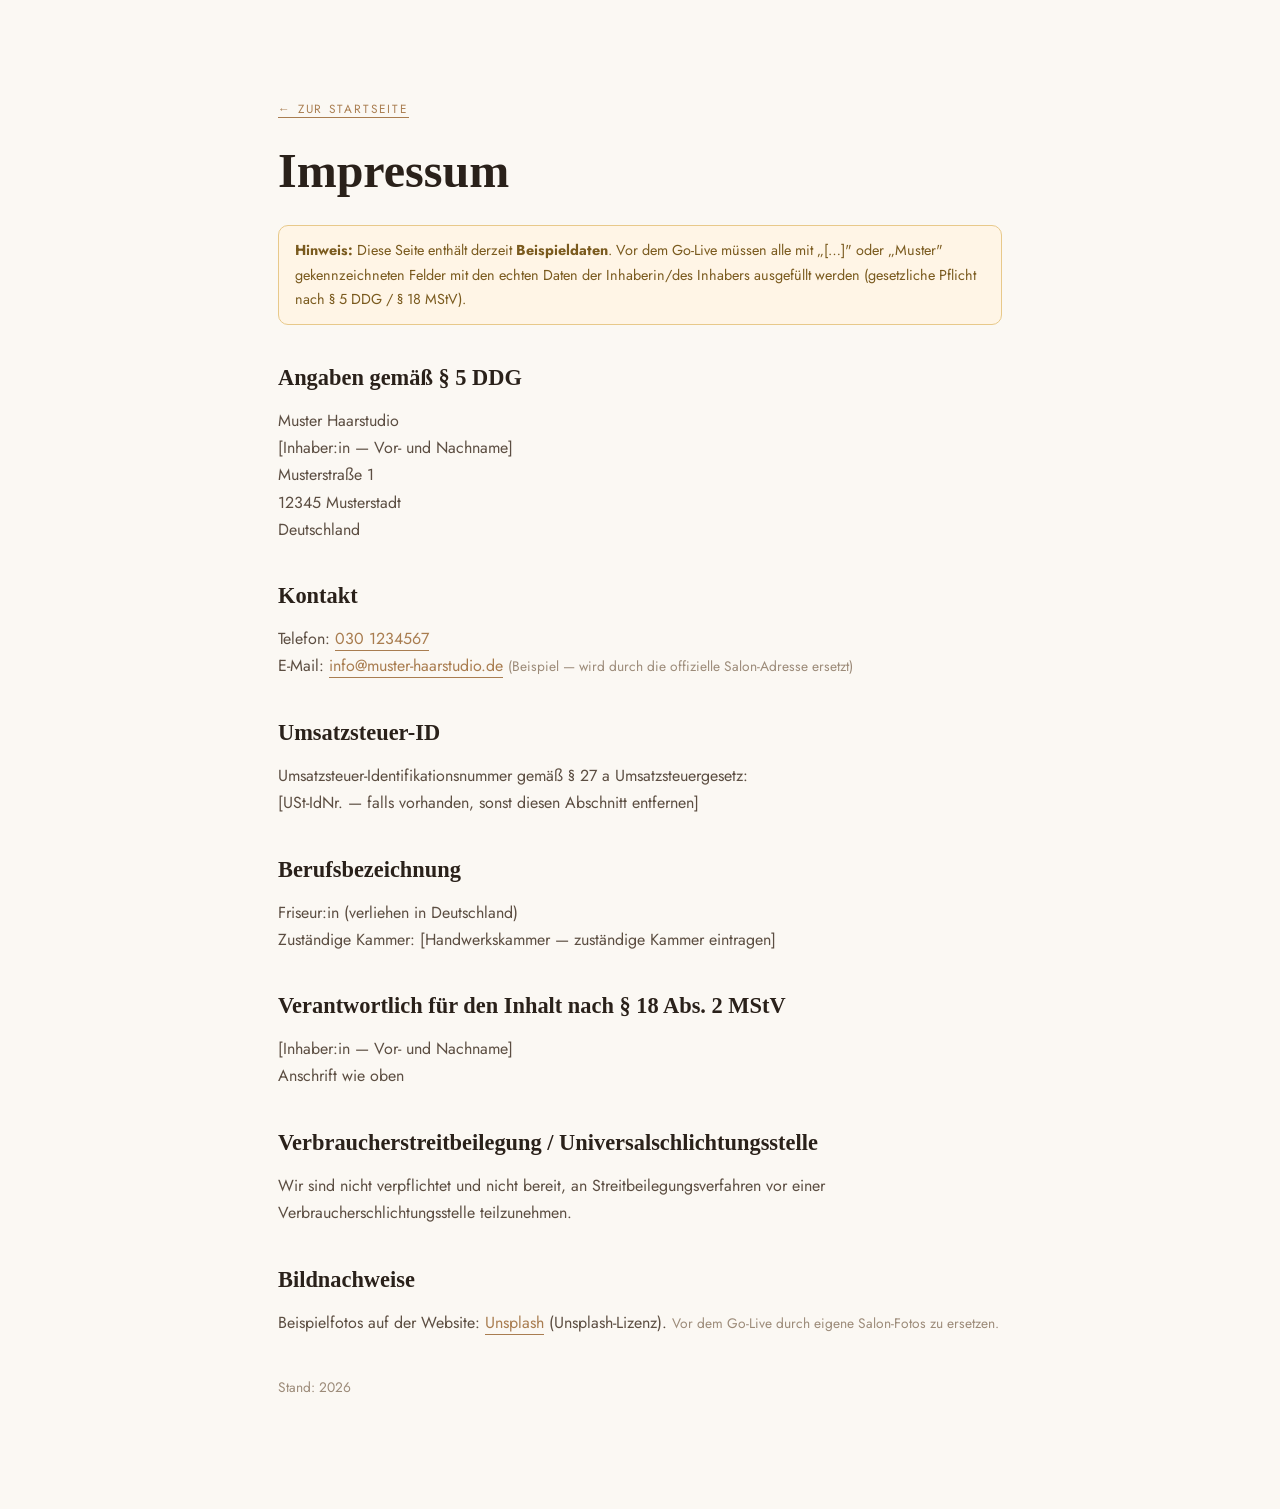
<file: impressum.html>
<!DOCTYPE html>
<html lang="de">
<head>
<meta charset="UTF-8">
<meta name="viewport" content="width=device-width, initial-scale=1.0">
<title>Impressum — Muster Haarstudio</title>
<meta name="description" content="Impressum des Muster Haarstudio, Musterstraße 1, 12345 Musterstadt.">
<meta name="robots" content="index,follow">
<link rel="canonical" href="https://www.muster-haarstudio.de/impressum">
<link rel="icon" href="favicon.svg" type="image/svg+xml">
<link rel="preconnect" href="https://fonts.bunny.net" crossorigin>
<link rel="stylesheet" href="https://fonts.bunny.net/css?family=cormorant-garamond:400,500,600,700|jost:300,400,500,600">
<link rel="stylesheet" href="styles.css">
</head>
<body class="legal-page">
  <div class="legal-wrap">
    <a class="legal-back" href="index.html">← Zur Startseite</a>
    <h1>Impressum</h1>

    <p class="todo"><strong>Hinweis:</strong> Diese Seite enthält derzeit
      <strong>Beispieldaten</strong>. Vor dem Go-Live müssen alle mit „[…]" oder
      „Muster" gekennzeichneten Felder mit den echten Daten der Inhaberin/des
      Inhabers ausgefüllt werden (gesetzliche Pflicht nach § 5 DDG / § 18 MStV).</p>

    <h2>Angaben gemäß § 5 DDG</h2>
    <p>
      Muster Haarstudio<br>
      [Inhaber:in — Vor- und Nachname]<br>
      Musterstraße 1<br>
      12345 Musterstadt<br>
      Deutschland
    </p>

    <h2>Kontakt</h2>
    <p>
      Telefon: <a href="tel:+4930123456789">030 1234567</a><br>
      E-Mail: <a href="mailto:info@muster-haarstudio.de">info@muster-haarstudio.de</a>
      <span class="muted">(Beispiel — wird durch die offizielle Salon-Adresse ersetzt)</span>
    </p>

    <h2>Umsatzsteuer-ID</h2>
    <p>
      Umsatzsteuer-Identifikationsnummer gemäß § 27 a Umsatzsteuergesetz:<br>
      [USt-IdNr. — falls vorhanden, sonst diesen Abschnitt entfernen]
    </p>

    <h2>Berufsbezeichnung</h2>
    <p>
      Friseur:in (verliehen in Deutschland)<br>
      Zuständige Kammer: [Handwerkskammer — zuständige Kammer eintragen]
    </p>

    <h2>Verantwortlich für den Inhalt nach § 18 Abs. 2 MStV</h2>
    <p>[Inhaber:in — Vor- und Nachname]<br>Anschrift wie oben</p>

    <h2>Verbraucherstreitbeilegung / Universalschlichtungsstelle</h2>
    <p>
      Wir sind nicht verpflichtet und nicht bereit, an Streitbeilegungsverfahren vor einer
      Verbraucherschlichtungsstelle teilzunehmen.
    </p>

    <h2>Bildnachweise</h2>
    <p>
      Beispielfotos auf der Website: <a href="https://unsplash.com" target="_blank" rel="noopener">Unsplash</a>
      (Unsplash-Lizenz). <span class="muted">Vor dem Go-Live durch eigene Salon-Fotos zu ersetzen.</span>
    </p>

    <p class="muted" style="margin-top:40px">Stand: <span id="legalYear"></span></p>
  </div>
  <script>document.getElementById("legalYear").textContent = new Date().getFullYear();</script>
</body>
</html>
</file>
<file: styles.css>
/* ============================================================
   Muster Haarstudio — Design System
   Warm brown / cream luxury salon. Serif display + geometric sans.
   Layout is container-query driven so the same markup reflows for
   wide desktop and narrow phone widths.
   ============================================================ */

:root{
  /* warm neutral palette */
  --cream:    #EFE7DB;
  --paper:    #FBF8F3;
  --sand:     #E6DAC9;
  --ink:      #2A211A;
  --ink-soft: #5C4E42;
  --muted:    #9C8B79;
  --brown:    #6E5848;
  --espresso: #352820;
  --line:     rgba(42,33,26,.12);
  --line-strong: rgba(42,33,26,.22);

  --accent:   #A97D50;
  --space:    1;          /* density multiplier */

  --r-sm: 4px;
  --r-md: 8px;
  --r-lg: 14px;

  --shadow-card: 0 1px 2px rgba(42,33,26,.04), 0 8px 30px rgba(42,33,26,.06);
  --shadow-pop:  0 12px 50px rgba(42,33,26,.22);

  --serif: "Cormorant Garamond", Georgia, "Times New Roman", serif;
  --sans:  "Jost", "Helvetica Neue", Helvetica, Arial, sans-serif;

  --ease: cubic-bezier(.22,.61,.36,1);
}

*{ box-sizing:border-box; }
html{ scroll-behavior:smooth; scroll-padding-top:84px; }
html,body{ margin:0; }
/* Scrollbar ausblenden (Funktion bleibt erhalten) */
html{ scrollbar-width:none; -ms-overflow-style:none; }
html::-webkit-scrollbar, body::-webkit-scrollbar{ width:0; height:0; display:none; }
body{
  font-family:var(--sans);
  color:var(--ink);
  background:var(--paper);
  -webkit-font-smoothing:antialiased;
  text-rendering:optimizeLegibility;
}
button{ font-family:inherit; cursor:pointer; }
a{ color:inherit; text-decoration:none; }
img{ display:block; max-width:100%; }

/* ---------- page container (drives container queries) ---------- */
.scroller{
  position:relative;
  width:100%;
  background:var(--paper);
  container-type:inline-size;
  container-name:site;
}

/* ---------- shared type / layout ---------- */
.wrap{ width:100%; max-width:1520px; margin-inline:auto; padding-inline:clamp(20px, 5vw, 96px); }
/* Long-form text stays readable even on a very wide layout */
.section-head, .contact-lede, .hero-sub{ }
.section{ padding-block:calc(64px * var(--space)); }
.eyebrow{
  font-family:var(--sans); font-weight:500;
  font-size:12px; letter-spacing:.32em; text-transform:uppercase;
  color:var(--accent);
}
.section-title{
  font-family:var(--serif); font-weight:500;
  font-size:clamp(2rem, 7cqi, 3.1rem); line-height:1.04; letter-spacing:.01em;
  margin:.4em 0 0; color:var(--ink);
}
.section-head{ text-align:center; max-width:640px; margin-inline:auto; margin-bottom:calc(46px*var(--space)); }
.section-head p{ color:var(--ink-soft); font-size:1.02rem; line-height:1.6; margin:.9em 0 0; }
.lede{ color:var(--ink-soft); font-size:1.04rem; line-height:1.65; }

.btn{
  display:inline-flex; align-items:center; gap:.6em;
  padding:.95em 1.6em; border:none; border-radius:999px;
  font-family:var(--sans); font-weight:500; font-size:.82rem;
  letter-spacing:.14em; text-transform:uppercase;
  transition:transform .35s var(--ease), background .3s, color .3s, box-shadow .3s;
}
.btn-solid{ background:var(--accent); color:#fff; box-shadow:0 8px 24px color-mix(in srgb, var(--accent) 36%, transparent); }
.btn-solid:hover{ transform:translateY(-2px); box-shadow:0 12px 30px color-mix(in srgb, var(--accent) 46%, transparent); }
.btn-ghost{ background:transparent; color:var(--ink); border:1px solid var(--line-strong); }
.btn-ghost:hover{ border-color:var(--ink); transform:translateY(-2px); }
.btn-light{ background:rgba(255,255,255,.92); color:var(--ink); }
.btn-light:hover{ background:#fff; transform:translateY(-2px); }

.link-underline{
  display:inline-flex; align-items:center; gap:.5em;
  font-size:.76rem; letter-spacing:.2em; text-transform:uppercase; font-weight:500;
  color:var(--ink); padding-bottom:4px; border-bottom:1px solid var(--ink);
  transition:gap .3s var(--ease), color .3s, border-color .3s; cursor:pointer;
}
.link-underline:hover{ gap:.9em; color:var(--accent); border-color:var(--accent); }

/* media frames (plain imgs that fill their box) */
.media{ position:relative; overflow:hidden; background:var(--sand); }
.media img{ position:absolute; inset:0; width:100%; height:100%; object-fit:cover; }
.hero-media img, .contact-map img{ position:absolute; inset:0; width:100%; height:100%; object-fit:cover; object-position:center 40%; }

/* ============================================================
   HEADER
   ============================================================ */
.site-header{
  position:sticky; top:0; z-index:40;
  background:color-mix(in srgb, var(--paper) 86%, transparent);
  backdrop-filter:blur(12px); -webkit-backdrop-filter:blur(12px);
  border-bottom:1px solid var(--line);
}
.header-inner{ display:flex; align-items:center; justify-content:space-between; gap:24px; height:72px; }
.brand{ display:flex; align-items:center; gap:11px; }
.brand-mark{
  width:30px; height:30px; flex:none; border-radius:50%;
  background:var(--ink); color:var(--paper);
  display:grid; place-items:center; font-family:var(--serif); font-weight:600; font-size:1.05rem;
}
.brand-name{ font-family:var(--serif); font-weight:600; font-size:1.45rem; letter-spacing:.04em; line-height:1; }
.brand-name small{ display:block; font-family:var(--sans); font-weight:400; font-size:.52rem; letter-spacing:.42em; text-transform:uppercase; color:var(--muted); margin-top:3px; }
.nav{ display:none; align-items:center; gap:32px; }
.nav a{ font-size:.78rem; letter-spacing:.16em; text-transform:uppercase; font-weight:500; color:var(--ink-soft); position:relative; padding:6px 0; transition:color .25s; }
.nav a::after{ content:""; position:absolute; left:0; bottom:0; height:1px; width:0; background:var(--accent); transition:width .3s var(--ease); }
.nav a:hover{ color:var(--ink); }
.nav a:hover::after, .nav a.active::after{ width:100%; }
.nav a.active{ color:var(--ink); }
.header-cta{ display:none; }
.burger{
  display:inline-flex; flex-direction:column; gap:5px; justify-content:center;
  width:42px; height:42px; border:1px solid var(--line-strong); border-radius:50%;
  background:transparent; align-items:center;
}
.burger span{ width:16px; height:1.5px; background:var(--ink); transition:.3s var(--ease); }
.burger.open span:nth-child(1){ transform:translateY(6.5px) rotate(45deg); }
.burger.open span:nth-child(2){ opacity:0; }
.burger.open span:nth-child(3){ transform:translateY(-6.5px) rotate(-45deg); }

/* mobile slide-down menu — only shown when the burger toggles `hidden=false`.
   The [hidden] attribute selector beats the base rule, so the menu stays
   collapsed by default; container-query also forces it off on desktop. */
.mobile-menu{
  position:absolute; top:72px; left:0; right:0; z-index:39;
  background:var(--paper); border-bottom:1px solid var(--line);
  padding:8px 0 18px;
  transform-origin:top;
  display:flex; flex-direction:column;
  animation:menuDrop .28s var(--ease);
}
.mobile-menu[hidden]{ display:none; }
/* Never show the slide-down menu on desktop — container query for the
   viewport-width container, plus a viewport media query as a safety net. */
@container site (min-width:1024px){ .mobile-menu, .burger{ display:none !important; } }
@media (min-width:1024px){ .mobile-menu, .burger{ display:none !important; } }
@keyframes menuDrop{ from{ opacity:0; transform:translateY(-8px); } to{ opacity:1; transform:none; } }
.mobile-menu a{ padding:14px clamp(20px,6cqi,64px); font-family:var(--serif); font-size:1.5rem; color:var(--ink); border-bottom:1px solid var(--line); }
.mobile-menu .btn{ margin:18px clamp(20px,6cqi,64px) 0; justify-content:center; }

/* ============================================================
   HERO
   ============================================================ */
.hero{ padding:calc(14px*var(--space)) 0 calc(56px*var(--space)); }
.hero-stage{ position:relative; }

/* Variant: image (full-bleed image w/ overlay text) — DEFAULT.
   max-height caps the hero so the whole section (header + image + strip)
   fits the first viewport — no scrolling needed to see the CTA.
   200px buffer covers the sticky header (~72px), the trust strip and
   the section padding. min-height keeps it usable on very short windows. */
.hero[data-layout="image"] .hero-media{
  position:relative; width:100%; aspect-ratio:16/9; border-radius:var(--r-lg); overflow:hidden;
  background:#3b2c22;
  max-height:calc(100svh - 200px);
  min-height:360px;
}
.hero[data-layout="image"] .hero-media::after{
  content:""; position:absolute; inset:0; z-index:1;
  /* Darkening sits mainly at the bottom (headline legibility); the left edge
     gets only a light touch so the salon sign stays bright. */
  background:linear-gradient(0deg, rgba(53,40,32,.78) 0%, rgba(53,40,32,.30) 38%, rgba(53,40,32,0) 60%),
             linear-gradient(90deg, rgba(53,40,32,.32) 0%, rgba(53,40,32,0) 34%);
}
.hero[data-layout="image"] .hero-copy{
  position:absolute; left:0; bottom:0; z-index:2;
  padding:clamp(24px,5cqi,56px); max-width:900px; color:#fff;
}
.hero[data-layout="image"] .hero-copy .eyebrow{ color:#e9d8c1; }
.hero[data-layout="image"] .hero-copy h1{ color:#fff; }
.hero[data-layout="image"] .hero-actions .btn-ghost{ color:#fff; border-color:rgba(255,255,255,.6); }
.hero[data-layout="image"] .hero-actions .btn-ghost:hover{ border-color:#fff; background:rgba(255,255,255,.1); }

.hero h1{
  font-family:var(--serif); font-weight:500;
  font-size:clamp(2.3rem, 8.2cqi, 4.3rem); line-height:1.07; letter-spacing:-.005em;
  margin:.28em 0 0;
}
.hero .hero-sub{ font-size:1.05rem; line-height:1.6; margin:1.5em 0 0; max-width:46ch; color:rgba(255,255,255,.9); }
.hero-actions{ display:flex; flex-wrap:wrap; gap:14px; margin-top:1.9em; }

/* trust strip under hero */
.hero-strip{ display:flex; flex-wrap:wrap; gap:10px 28px; margin-top:26px; align-items:center; justify-content:flex-start; }
.hero-strip span{ font-size:.74rem; letter-spacing:.14em; text-transform:uppercase; color:var(--muted); display:inline-flex; align-items:center; gap:9px; }
.hero-strip span::before{ content:""; width:5px; height:5px; border-radius:50%; background:var(--accent); }

/* On short viewports the hero image is cropped via max-height, which would
   clip the overlay copy (overflow:hidden). Scale the copy down step by step
   so the eyebrow, headline and CTAs always stay visible. */
@media (max-height: 720px){
  .hero[data-layout="image"] .hero-copy{ padding:clamp(18px, 3.5cqi, 36px); }
  .hero[data-layout="image"] .hero h1{ font-size:clamp(1.7rem, 5.5cqi, 2.7rem); line-height:1.05; }
  .hero[data-layout="image"] .hero .hero-sub{ font-size:.94rem; line-height:1.5; margin-top:.9em; max-width:42ch; }
  .hero[data-layout="image"] .hero-actions{ margin-top:1.1em; gap:10px; }
}
@media (max-height: 560px){
  .hero[data-layout="image"] .hero-copy{ padding:14px 20px; }
  .hero[data-layout="image"] .hero .eyebrow{ font-size:10px; letter-spacing:.28em; }
  .hero[data-layout="image"] .hero h1{ font-size:clamp(1.4rem, 5cqi, 1.9rem); margin:.2em 0 0; }
  .hero[data-layout="image"] .hero .hero-sub{ display:none; }
  .hero[data-layout="image"] .hero-actions{ margin-top:.8em; }
  .hero[data-layout="image"] .hero-actions .btn{ padding:.7em 1.2em; font-size:.74rem; }
}

/* Mobile (portrait phones): on narrow screens the overlay copy doesn't fit
   inside the image and gets clipped. Stop overlaying — put the image on top
   and the full copy in a dark panel right below it, so the eyebrow, headline,
   subtext AND both CTAs are always completely visible (no cropping). */
@media (max-width: 600px){
  .hero[data-layout="image"] .hero-media{
    display:block; aspect-ratio:auto; max-height:none; min-height:0;
    overflow:visible; background:transparent;
  }
  .hero[data-layout="image"] .hero-media img{
    position:static; inset:auto; width:100%; height:auto;
    aspect-ratio:3/2; object-fit:cover;
    border-radius:var(--r-lg) var(--r-lg) 0 0;
    /* Bild auf dem Smartphone statisch: kein Ken-Burns-Zoom / Einblendung */
    animation:none; transform:none;
  }
  .hero[data-layout="image"] .hero-media::after{ display:none; }
  .hero[data-layout="image"] .hero-copy{
    position:static; max-width:none; padding:22px 20px 26px;
    background:#352820; border-radius:0 0 var(--r-lg) var(--r-lg);
  }
  .hero[data-layout="image"] .hero .eyebrow{ font-size:11px; letter-spacing:.24em; }
  .hero[data-layout="image"] .hero h1{ font-size:clamp(1.9rem, 9cqi, 2.6rem); margin:.25em 0 0; }
  .hero[data-layout="image"] .hero .hero-sub{
    display:block; font-size:.95rem; line-height:1.55; margin-top:.9em; max-width:none;
  }
  .hero[data-layout="image"] .hero-actions{ margin-top:1.3em; gap:12px; }
  .hero[data-layout="image"] .hero-actions .btn{ flex:1 1 auto; justify-content:center; }
}

/* ============================================================
   SERVICES
   ============================================================ */
.services{ background:var(--paper); }
.svc-grid{ display:grid; grid-template-columns:1fr; gap:calc(22px*var(--space)); }
.svc-card{
  background:var(--cream); border-radius:var(--r-md); overflow:hidden;
  display:flex; flex-direction:column; cursor:pointer;
  transition:transform .4s var(--ease), box-shadow .4s var(--ease);
}
.svc-card:hover{ transform:translateY(-6px); box-shadow:var(--shadow-card); }
.svc-card .media{ aspect-ratio:4/5; }
.svc-card .svc-body{ padding:20px 20px 24px; display:flex; flex-direction:column; gap:10px; flex:1; }
.svc-card h3{ font-family:var(--serif); font-weight:600; font-size:1.3rem; letter-spacing:.03em; text-transform:uppercase; margin:0; }
.svc-card p{ color:var(--ink-soft); font-size:.92rem; line-height:1.55; margin:0; flex:1; }
.svc-price{ font-family:var(--serif); font-size:1.05rem; color:var(--accent); font-weight:600; }
.svc-card .link-underline{ margin-top:6px; align-self:flex-start; font-size:.68rem; }

/* ============================================================
   STUDIO
   ============================================================ */
.studio{ background:var(--cream); }
.studio-grid{ display:grid; grid-template-columns:1fr; gap:calc(34px*var(--space)); align-items:center; }
.studio-media{ position:relative; }
.studio-media .media{ aspect-ratio:4/5; border-radius:var(--r-lg); }
.studio-media .badge{
  position:absolute; right:-6px; bottom:24px; background:var(--ink); color:var(--paper);
  border-radius:50%; width:118px; height:118px; display:grid; place-items:center; text-align:center;
  font-family:var(--serif); padding:10px; line-height:1.1; box-shadow:var(--shadow-pop);
}
.studio-media .badge b{ display:block; font-size:1.9rem; font-weight:600; }
.studio-media .badge small{ font-family:var(--sans); font-size:.56rem; letter-spacing:.2em; text-transform:uppercase; }
.studio-copy h2{ font-family:var(--serif); font-weight:500; font-size:clamp(2rem,7cqi,3rem); line-height:1.05; margin:.35em 0 0; }
.studio-copy p{ color:var(--ink-soft); line-height:1.7; margin:1.1em 0 0; }
.studio-stats{ display:flex; gap:36px; margin:30px 0; flex-wrap:wrap; }
.studio-stats div b{ font-family:var(--serif); font-size:2.2rem; font-weight:600; color:var(--ink); display:block; line-height:1; }
.studio-stats div span{ font-size:.72rem; letter-spacing:.16em; text-transform:uppercase; color:var(--muted); }

/* ============================================================
   PORTFOLIO
   ============================================================ */
.portfolio{ background:var(--paper); }
.pf-grid{ display:grid; grid-template-columns:repeat(2,1fr); gap:calc(14px*var(--space)); }
.pf-item{ position:relative; overflow:hidden; border-radius:var(--r-md); cursor:pointer; }
.pf-item .media{ width:100%; height:100%; transition:transform .6s var(--ease); }
.pf-item:hover .media{ transform:scale(1.05); }
.pf-item::after{
  content:"⤢"; position:absolute; inset:0; display:flex; align-items:flex-end; padding:14px;
  color:#fff; font-size:1.1rem; background:linear-gradient(0deg, rgba(53,40,32,.45), transparent 55%);
  opacity:0; transition:opacity .35s; pointer-events:none;
}
.pf-item:hover::after{ opacity:1; }
.pf-item.tall{ grid-row:span 2; }

/* lightbox */
.lightbox{ position:fixed; inset:0; z-index:120; background:rgba(28,22,17,.92); display:flex; align-items:center; justify-content:center; padding:24px; }
.lightbox .lb-stage{ position:relative; width:min(560px,92vw); max-height:86vh; }
.lightbox .media{ width:100%; aspect-ratio:4/5; border-radius:var(--r-md); max-height:86vh; }
.lb-close{ position:absolute; top:-46px; right:0; width:40px; height:40px; border-radius:50%; background:rgba(255,255,255,.14); color:#fff; border:none; font-size:1.1rem; }
.lb-nav{ position:absolute; top:50%; transform:translateY(-50%); width:46px; height:46px; border-radius:50%; background:rgba(255,255,255,.14); color:#fff; border:none; font-size:1.3rem; display:grid; place-items:center; }
.lb-prev{ left:-62px; } .lb-next{ right:-62px; }
.lb-count{ position:absolute; bottom:-40px; left:50%; transform:translateX(-50%); color:rgba(255,255,255,.7); font-size:.78rem; letter-spacing:.2em; }
@media (max-width:720px){
  .lb-prev{ left:8px; } .lb-next{ right:8px; }
}

/* ============================================================
   PRICES
   ============================================================ */
.prices{ background:var(--cream); }
.price-tabs{ display:flex; flex-wrap:wrap; gap:8px; justify-content:center; margin-bottom:calc(36px*var(--space)); }
.price-tab{
  padding:.7em 1.3em; border-radius:999px; border:1px solid var(--line-strong); background:transparent;
  font-size:.74rem; letter-spacing:.14em; text-transform:uppercase; font-weight:500; color:var(--ink-soft);
  transition:.25s var(--ease);
}
.price-tab:hover{ border-color:var(--ink); color:var(--ink); }
.price-tab.active{ background:var(--ink); color:var(--paper); border-color:var(--ink); }
.price-panel{ max-width:780px; margin-inline:auto; background:var(--paper); border-radius:var(--r-lg); padding:clamp(18px,5cqi,46px); box-shadow:var(--shadow-card); overflow:hidden; }
.price-colhead{ display:grid; grid-template-columns:minmax(0,1fr) auto; gap:14px; align-items:end; padding-bottom:12px; margin-bottom:6px; border-bottom:1px solid var(--line-strong); }
.price-colhead .cols{ display:grid; grid-template-columns:repeat(var(--pc,3), minmax(34px, 54px)); gap:8px; text-align:right; }
.price-colhead .cols span{ font-size:.62rem; letter-spacing:.1em; text-transform:uppercase; color:var(--muted); }
.price-row{ display:grid; grid-template-columns:minmax(0,1fr) auto; gap:14px; align-items:center; padding:13px 0; border-bottom:1px solid var(--line); transition:background .2s; }
.price-row:hover{ background:color-mix(in srgb, var(--accent) 7%, transparent); }
.price-row .name{ font-size:.96rem; color:var(--ink); min-width:0; line-height:1.35; }
.price-row .name em{ font-style:normal; color:var(--muted); font-size:.78rem; margin-left:6px; display:inline-block; }
.price-row .vals{ display:grid; grid-template-columns:repeat(var(--pc,3), minmax(34px, 54px)); gap:8px; text-align:right; }
.price-row .vals span{ font-family:var(--serif); font-size:1.02rem; font-weight:600; color:var(--ink); white-space:nowrap; }
.price-row .vals span.single{ grid-column:1 / -1; white-space:nowrap; font-size:1.08rem; }
/* Single-price rows: the matrix column caps at 54px, which is too narrow
   for ranges like "150 – 200 €" — let the column size to the content. */
.price-row .vals:has(.single){ grid-template-columns:auto; }
@container site (max-width:520px){
  .price-row .vals span.single{ white-space:normal; }
}
.price-sub{ font-family:var(--sans); font-weight:600; font-size:.72rem; letter-spacing:.2em; text-transform:uppercase; color:var(--accent); margin:26px 0 4px; }
.price-note{ text-align:center; color:var(--muted); font-size:.82rem; margin-top:22px; font-style:italic; }

/* ============================================================
   CONTACT
   ============================================================ */
.contact{ background:var(--espresso); color:var(--paper); }
.contact .eyebrow{ color:#e0c9ab; }
.contact-grid{ display:grid; grid-template-columns:1fr; gap:calc(40px*var(--space)); align-items:start; }
.contact h2{ font-family:var(--serif); font-weight:500; font-size:clamp(2.2rem,8cqi,3.6rem); line-height:1.02; margin:.3em 0 .5em; color:#fff; }
.contact-lede{ color:rgba(251,248,243,.74); line-height:1.7; max-width:42ch; }
.contact-actions{ display:flex; flex-wrap:wrap; gap:14px; margin-top:28px; }
.contact-actions .btn-line{ background:transparent; border:1px solid rgba(255,255,255,.4); color:#fff; }
.contact-actions .btn-line:hover{ background:rgba(255,255,255,.1); border-color:#fff; transform:translateY(-2px); }
.info-list{ display:flex; flex-direction:column; gap:22px; }
.info-list .info-item{ display:flex; flex-direction:column; gap:5px; padding-bottom:20px; border-bottom:1px solid rgba(255,255,255,.14); }
.info-item .k{ font-size:.7rem; letter-spacing:.2em; text-transform:uppercase; color:#cbb89e; }
.info-item .v{ font-size:1.06rem; color:#fff; line-height:1.5; }
.info-item .v b{ font-weight:500; }
.hours-row{ display:flex; justify-content:space-between; gap:18px; font-size:.96rem; color:rgba(251,248,243,.86); padding:3px 0; }
.hours-row .day{ color:#cbb89e; }
.contact-map{ position:relative; aspect-ratio:16/10; border-radius:var(--r-lg); overflow:hidden; margin-top:6px; }

/* footer */
.site-footer{ background:#241a13; color:rgba(251,248,243,.6); padding:36px 0; }
.footer-inner{ display:flex; flex-direction:column; gap:18px; align-items:center; text-align:center; }
.footer-inner .brand-name{ color:#fff; }
.footer-links{ display:flex; gap:22px; flex-wrap:wrap; justify-content:center; }
.footer-links a{ font-size:.74rem; letter-spacing:.14em; text-transform:uppercase; transition:color .2s; }
.footer-links a:hover{ color:#fff; }
.footer-fine{ font-size:.72rem; letter-spacing:.04em; }

/* ============================================================
   CONTAINER QUERY BREAKPOINTS (tablet ≥720, desktop ≥1024)
   ============================================================ */
@container site (min-width:720px){
  .svc-grid{ grid-template-columns:repeat(2,1fr); }
  .pf-grid{ grid-template-columns:repeat(3,1fr); grid-auto-rows:1fr; }
  .studio-grid{ grid-template-columns:0.85fr 1fr; }
  .contact-grid{ grid-template-columns:1.1fr 1fr; gap:60px; }
}
@container site (min-width:1024px){
  .nav{ display:flex; }
  .header-cta{ display:inline-flex; }
  .burger{ display:none; }
  .section{ padding-block:calc(96px*var(--space)); }
  .svc-grid{ grid-template-columns:repeat(4,1fr); }
  .studio-stats{ gap:48px; }
}
/* viewport-based safety net so the desktop header is correct even if the
   container context is ever unavailable */
@media (min-width:1024px){
  .nav{ display:flex; }
  .header-cta{ display:inline-flex; }
}

/* reveal on scroll */
.reveal{ opacity:0; transform:translateY(24px); transition:opacity .8s var(--ease), transform .8s var(--ease); }
.reveal.in{ opacity:1; transform:none; }

/* refined reveal — slight scale + slower easing */
.reveal{ transform:translateY(28px) scale(.985); transition:opacity .85s var(--ease), transform .85s var(--ease); }

/* ============================================================
   STATUS PILL + HIGHLIGHTED "TODAY" ROW IN OPENING HOURS
   ============================================================ */
.hours-head{ display:flex; align-items:center; gap:10px; flex-wrap:wrap; }
.status-pill{
  display:inline-flex; align-items:center; gap:7px;
  padding:.32em .85em; border-radius:999px;
  font-size:.7rem; letter-spacing:.06em; font-weight:500;
  background:rgba(255,255,255,.08); color:rgba(255,255,255,.85);
}
.status-pill::before{
  content:""; width:7px; height:7px; border-radius:50%; background:#9C8B79; flex:none;
}
.status-pill.open{ background:rgba(46,160,67,.18); color:#a7e8b6; }
.status-pill.open::before{ background:#3fb950; animation:statusPulse 2s ease-in-out infinite; }
.status-pill.closed{ background:rgba(248,81,73,.16); color:#ffb1ad; }
.status-pill.closed::before{ background:#f85149; }
@keyframes statusPulse{
  0%, 100% { box-shadow:0 0 0 0 rgba(63,185,80,.55); }
  70%      { box-shadow:0 0 0 8px rgba(63,185,80,0); }
}
.hours-list{ display:flex; flex-direction:column; margin-top:8px; }
.hours-row.today{ color:#fff; font-weight:500; }
.hours-row.today .day{ color:var(--accent); }

/* ============================================================
   REVIEWS (Google)
   ============================================================ */
.reviews{ background:var(--paper); }
.rv-summary{
  display:inline-flex; align-items:center; gap:14px; flex-wrap:wrap; justify-content:center;
  margin-top:22px; padding:14px 22px; border-radius:14px;
  background:var(--cream);
}
.rv-score{
  font-family:var(--serif); font-size:2.2rem; font-weight:600; line-height:1; color:var(--ink);
  font-variant-numeric:tabular-nums;
}
.rv-stars{
  position:relative; display:inline-block;
  font-size:1.2rem; letter-spacing:.14em; line-height:1;
  color:var(--line-strong);
}
.rv-stars-bg, .rv-stars-fg{ display:block; }
.rv-stars-fg{
  position:absolute; left:0; top:0; overflow:hidden;
  width:var(--fill,0%); white-space:nowrap; color:#E8B14A;
  transition:width 1.2s var(--ease);
}
.rv-count{ color:var(--ink-soft); font-size:.92rem; font-variant-numeric:tabular-nums; }
.rv-grid{ display:grid; grid-template-columns:1fr; gap:18px; }
.rv-card{
  background:var(--cream); border-radius:14px; padding:24px 24px 26px;
  box-shadow:var(--shadow-card);
  display:flex; flex-direction:column; gap:14px;
  transition:transform .35s var(--ease), box-shadow .35s var(--ease);
  position:relative; overflow:hidden;
}
.rv-card::after{
  content:"\201E"; position:absolute; top:-22px; right:14px;
  font-family:var(--serif); font-size:7rem; color:var(--accent); opacity:.08; line-height:1;
}
.rv-card:hover{ transform:translateY(-5px); box-shadow:0 18px 50px rgba(42,33,26,.10); }
.rv-card-head{ display:flex; align-items:center; gap:12px; }
.rv-avatar{
  width:42px; height:42px; flex:none; border-radius:50%;
  background:var(--accent); color:#fff;
  display:grid; place-items:center;
  font-family:var(--serif); font-weight:600; font-size:1.15rem;
}
.rv-name{ font-weight:500; font-size:.98rem; color:var(--ink); }
.rv-stars-row{ color:#E8B14A; letter-spacing:.1em; font-size:.92rem; line-height:1; margin-top:3px; }
.rv-quote{ color:var(--ink-soft); line-height:1.6; font-size:1rem; margin:0; font-style:italic; position:relative; z-index:1; }
.rv-quote::before{ content:""; display:block; width:30px; height:2px; background:var(--accent); margin-bottom:10px; opacity:.6; }
.rv-cta{ text-align:center; margin-top:30px; }
@container site (min-width:720px){
  .rv-grid{ grid-template-columns:repeat(3,1fr); gap:22px; }
}

/* ============================================================
   ANIMATIONS — kleine Bewegung, viel Wirkung
   ============================================================ */
/* Hero load-in: overlay + copy fade/stagger in. The image itself stays
   completely static — no zoom / ken-burns, no scale. */
@keyframes heroOverlayIn{
  from{ opacity:0; } to{ opacity:1; }
}
@keyframes heroCopyIn{
  from{ opacity:0; transform:translateY(14px); }
  to  { opacity:1; transform:translateY(0); }
}
.hero[data-layout="image"] .hero-media::after{
  animation:heroOverlayIn .9s var(--ease) .15s both;
}
.hero[data-layout="image"] .hero-copy .eyebrow{ animation:heroCopyIn .8s var(--ease) .35s both; }
.hero[data-layout="image"] .hero-copy h1     { animation:heroCopyIn .9s var(--ease) .50s both; }
.hero[data-layout="image"] .hero-copy .hero-sub{ animation:heroCopyIn .8s var(--ease) .70s both; }
.hero[data-layout="image"] .hero-copy .hero-actions{ animation:heroCopyIn .8s var(--ease) .88s both; }
.hero .hero-strip{ animation:heroCopyIn .8s var(--ease) 1.05s both; }

@media (prefers-reduced-motion: reduce){
  .hero[data-layout="image"] .hero-media img,
  .hero[data-layout="image"] .hero-media::after,
  .hero[data-layout="image"] .hero-copy .eyebrow,
  .hero[data-layout="image"] .hero-copy h1,
  .hero[data-layout="image"] .hero-copy .hero-sub,
  .hero[data-layout="image"] .hero-copy .hero-actions,
  .hero .hero-strip{ animation:none; }
}

/* Service card image zoom on hover */
.svc-card .media img{ transition:transform .9s var(--ease); }
.svc-card:hover .media img{ transform:scale(1.07); }

/* Studio badge gentle float + slight tilt */
@keyframes badgeFloat{
  0%, 100% { transform:translateY(0)    rotate(-2deg); }
  50%      { transform:translateY(-7px) rotate(3deg); }
}
.studio-media .badge{ animation:badgeFloat 5s ease-in-out infinite; }
@media (prefers-reduced-motion: reduce){
  .studio-media .badge{ animation:none; }
}

/* Section title — animated underline that draws in on reveal */
.section-head .section-title{ position:relative; }
.section-head .section-title::after{
  content:""; display:block; width:0; height:2px;
  background:var(--accent); margin:18px auto 0; border-radius:2px;
  transition:width 1s var(--ease) .15s;
}
.section-head.in .section-title::after{ width:64px; }

/* Portfolio item subtle lift */
.pf-item{ transition:transform .5s var(--ease), box-shadow .5s var(--ease); }
.pf-item:hover{ transform:translateY(-4px); box-shadow:0 18px 40px rgba(42,33,26,.18); }

/* Brand mark + nav links small life on hover */
.brand-mark{ transition:transform .3s var(--ease); }
.brand:hover .brand-mark{ transform:scale(1.08) rotate(-6deg); }

/* Active section indicator — small dot pulse */
.nav a.active::after{ box-shadow:0 0 0 0 var(--accent); animation:linkPulse 2.5s ease-in-out infinite; }
@keyframes linkPulse{
  0%, 100% { box-shadow:0 0 0 0 color-mix(in srgb, var(--accent) 55%, transparent); }
  70%      { box-shadow:0 0 0 6px transparent; }
}

/* ============================================================
   GOOGLE MAPS — click-to-load (kein Google-Request vor Zustimmung)
   ============================================================ */
.contact-map{ background:#2c2018; }
.contact-map iframe{ position:absolute; inset:0; width:100%; height:100%; border:0; display:block; }
.map-load{
  position:absolute; inset:0; width:100%; height:100%;
  display:flex; flex-direction:column; align-items:center; justify-content:center; gap:8px;
  border:none; background:
    linear-gradient(rgba(44,32,24,.55), rgba(44,32,24,.55)),
    repeating-linear-gradient(45deg, #34271e 0 14px, #2c2018 14px 28px);
  color:#f3e9dd; text-align:center; padding:20px; transition:background .3s var(--ease);
}
.map-load:hover{ background:
    linear-gradient(rgba(44,32,24,.42), rgba(44,32,24,.42)),
    repeating-linear-gradient(45deg, #3a2c22 0 14px, #2c2018 14px 28px); }
.map-pin{ font-size:1.9rem; }
.map-load-title{ font-family:var(--serif); font-size:1.25rem; font-weight:600; }
.map-load-hint{ font-size:.72rem; letter-spacing:.16em; text-transform:uppercase; color:var(--accent); }
.map-open{
  position:absolute; right:12px; bottom:12px; z-index:2;
  background:rgba(0,0,0,.55); color:#fff; font-size:.7rem; letter-spacing:.06em;
  padding:.5em .9em; border-radius:999px; backdrop-filter:blur(6px);
  transition:background .25s;
}
.map-open:hover{ background:rgba(0,0,0,.78); }

/* ============================================================
   FOOTER LEGAL + COOKIE BANNER
   ============================================================ */
.footer-legal{ display:flex; gap:22px; flex-wrap:wrap; justify-content:center; }
.footer-legal a, .footer-linkbtn{ font-size:.74rem; letter-spacing:.14em; text-transform:uppercase; color:rgba(251,248,243,.78); transition:color .2s; }
.footer-legal a:hover, .footer-linkbtn:hover{ color:#fff; }
.footer-linkbtn{ background:none; border:0; padding:0; font-family:inherit; cursor:pointer; }

.cookie-banner{
  position:fixed; left:0; right:0; bottom:0; z-index:400;
  background:color-mix(in srgb, var(--espresso) 96%, transparent);
  color:var(--paper); border-top:1px solid rgba(255,255,255,.12);
  box-shadow:0 -10px 40px rgba(0,0,0,.25);
  animation:cookieUp .45s var(--ease);
}
.cookie-banner[hidden]{ display:none; }
@keyframes cookieUp{ from{ transform:translateY(100%); } to{ transform:none; } }
.cookie-inner{
  max-width:1100px; margin-inline:auto; padding:18px clamp(20px,5vw,48px);
  display:flex; align-items:center; gap:20px; flex-wrap:wrap; justify-content:space-between;
}
.cookie-inner p{ margin:0; font-size:.88rem; line-height:1.55; color:rgba(251,248,243,.82); flex:1 1 320px; }
.cookie-inner a{ color:var(--accent); border-bottom:1px solid currentColor; }
.cookie-actions{ display:flex; gap:10px; flex-wrap:wrap; }
.cookie-banner .btn{ padding:.7em 1.3em; }
.cookie-banner .btn-ghost{ color:#fff; border-color:rgba(255,255,255,.4); }
.cookie-banner .btn-ghost:hover{ border-color:#fff; background:rgba(255,255,255,.08); }

/* ============================================================
   WHATSAPP FLOATING BUTTON (unten links)
   ============================================================ */
.whatsapp-fab{
  position:fixed; left:24px; bottom:24px; z-index:300;
  display:flex; align-items:center; justify-content:center;
  width:58px; height:58px; border-radius:50%;
  background:#25D366; color:#fff;
  box-shadow:0 6px 20px rgba(37,211,102,.45), 0 2px 6px rgba(0,0,0,.18);
  transition:transform .2s var(--ease), box-shadow .2s var(--ease);
}
.whatsapp-fab:hover{
  transform:translateY(-3px) scale(1.05);
  box-shadow:0 10px 28px rgba(37,211,102,.55), 0 4px 10px rgba(0,0,0,.2);
}
.whatsapp-fab:focus-visible{ outline:3px solid #fff; outline-offset:3px; }
.whatsapp-fab svg{ display:block; }
@media (max-width:640px){
  .whatsapp-fab{ left:18px; bottom:18px; width:52px; height:52px; }
  .whatsapp-fab svg{ width:27px; height:27px; }
}
@media (prefers-reduced-motion:reduce){
  .whatsapp-fab{ transition:none; }
  .whatsapp-fab:hover{ transform:none; }
}

/* ============================================================
   LEGAL PAGES (Impressum / Datenschutz)
   ============================================================ */
.legal-page{ background:var(--paper); min-height:100vh; }
.legal-wrap{ max-width:820px; margin-inline:auto; padding:clamp(40px,8vw,96px) clamp(20px,5vw,48px); }
.legal-back{ display:inline-flex; align-items:center; gap:.5em; font-size:.74rem; letter-spacing:.16em; text-transform:uppercase; color:var(--accent); margin-bottom:28px; }
.legal-back:hover{ gap:.9em; }
.legal-wrap h1{ font-family:var(--serif); font-weight:600; font-size:clamp(2.2rem,6vw,3rem); line-height:1.05; margin:0 0 .6em; color:var(--ink); }
.legal-wrap h2{ font-family:var(--serif); font-weight:600; font-size:1.4rem; margin:1.8em 0 .5em; color:var(--ink); }
.legal-wrap h3{ font-family:var(--sans); font-weight:600; font-size:1rem; margin:1.4em 0 .4em; color:var(--ink); }
.legal-wrap p, .legal-wrap li{ color:var(--ink-soft); line-height:1.7; font-size:1rem; }
.legal-wrap ul{ padding-left:1.2em; }
.legal-wrap li{ margin:.3em 0; }
.legal-wrap a{ color:var(--accent); border-bottom:1px solid currentColor; }
.legal-wrap .muted{ color:var(--muted); font-size:.86rem; }
.legal-wrap .todo{ background:#fff5e6; border:1px solid #e8c98a; color:#7a5a1e; padding:12px 16px; border-radius:10px; font-size:.9rem; margin:1em 0; }
.legal-header{ border-bottom:1px solid var(--line); }

@media (prefers-reduced-motion: reduce){
  .reveal{ opacity:1; transform:none; transition:none; }
  html{ scroll-behavior:auto; }
  .cookie-banner{ animation:none; }
}
</file>
<file: booking.css>
/* booking.css — Buchungs-Modal (Terminanfrage) */

.bk-overlay{
  position:fixed; inset:0; z-index:300;
  background:rgba(28,22,17,.55); backdrop-filter:blur(4px);
  display:flex; align-items:center; justify-content:center; padding:18px;
  animation:bkFade .3s ease;
}
@keyframes bkFade{ from{ opacity:0; } to{ opacity:1; } }
.bk-modal{
  position:relative; width:min(560px, 100%); max-height:92vh; overflow:auto;
  background:var(--paper); border-radius:18px; box-shadow:var(--shadow-pop);
  animation:bkRise .4s var(--ease);
}
@keyframes bkRise{ from{ opacity:0; transform:translateY(20px) scale(.98); } to{ opacity:1; transform:none; } }
.bk-close{
  position:absolute; top:16px; right:16px; z-index:2; width:34px; height:34px; border-radius:50%;
  border:none; background:rgba(42,33,26,.07); color:var(--ink); font-size:.95rem;
}
.bk-close:hover{ background:rgba(42,33,26,.14); }

.bk-head{ padding:30px 32px 18px; border-bottom:1px solid var(--line); }
.bk-eyebrow{ font-size:11px; letter-spacing:.28em; text-transform:uppercase; color:var(--accent); font-weight:500; }
.bk-title{ font-family:var(--serif); font-size:1.55rem; font-weight:600; margin-top:5px; }
.bk-steps{ display:flex; gap:6px; margin-top:20px; }
.bk-step{ display:flex; align-items:center; gap:8px; flex:1; color:var(--muted); font-size:.72rem; letter-spacing:.04em; }
.bk-step i{ width:24px; height:24px; flex:none; border-radius:50%; display:grid; place-items:center; font-size:.72rem; font-style:normal; background:rgba(42,33,26,.08); color:var(--ink-soft); transition:.25s; }
.bk-step span{ white-space:nowrap; overflow:hidden; text-overflow:ellipsis; }
.bk-step.active{ color:var(--ink); }
.bk-step.active i{ background:var(--accent); color:#fff; }
.bk-step.done i{ background:var(--ink); color:#fff; }

.bk-body{ padding:26px 32px; min-height:240px; }
.bk-pane{ animation:bkFade .35s ease; }
.bk-q{ font-family:var(--serif); font-size:1.4rem; font-weight:600; margin:0 0 18px; }

.bk-chips{ display:flex; flex-wrap:wrap; gap:9px; }
.bk-chip{ padding:.7em 1.05em; border-radius:999px; border:1px solid var(--line-strong); background:transparent; color:var(--ink-soft); font-size:.86rem; transition:.2s var(--ease); }
.bk-chip:hover{ border-color:var(--ink); color:var(--ink); }
.bk-chip.sel{ background:var(--ink); color:var(--paper); border-color:var(--ink); }

.bk-days{ display:grid; grid-template-columns:repeat(7, 1fr); gap:7px; }
.bk-day{ display:flex; flex-direction:column; align-items:center; gap:2px; padding:9px 2px; border-radius:10px; border:1px solid var(--line); background:transparent; color:var(--ink); transition:.18s var(--ease); }
.bk-day small{ font-size:.62rem; letter-spacing:.06em; color:var(--muted); text-transform:uppercase; }
.bk-day b{ font-family:var(--serif); font-size:1.2rem; }
.bk-day span{ font-size:.6rem; color:var(--muted); }
.bk-day:hover:not(:disabled){ border-color:var(--ink); }
.bk-day.sel{ background:var(--ink); border-color:var(--ink); }
.bk-day.sel small, .bk-day.sel span{ color:rgba(255,255,255,.7); }
.bk-day.sel b{ color:#fff; }
.bk-day:disabled{ opacity:.32; cursor:not-allowed; }
.bk-timelabel{ font-size:.7rem; letter-spacing:.18em; text-transform:uppercase; color:var(--muted); margin:22px 0 10px; }
.bk-times{ display:grid; grid-template-columns:repeat(4,1fr); gap:8px; }
.bk-time{ padding:.7em; border-radius:10px; border:1px solid var(--line-strong); background:transparent; font-family:var(--serif); font-size:1.02rem; color:var(--ink); transition:.18s var(--ease); }
.bk-time:hover:not(:disabled){ border-color:var(--ink); }
.bk-time.sel{ background:var(--accent); color:#fff; border-color:var(--accent); }
.bk-time:disabled{ opacity:.3; cursor:not-allowed; }

.bk-fields{ display:flex; flex-direction:column; gap:14px; }
.bk-helper{ color:var(--ink-soft); font-size:.92rem; line-height:1.55; margin:0 0 16px; }
.bk-summary-inline{ margin-top:18px; background:var(--cream); }
.bk-field{ display:flex; flex-direction:column; gap:7px; }
.bk-field span{ font-size:.72rem; letter-spacing:.14em; text-transform:uppercase; color:var(--ink-soft); font-weight:500; }
.bk-field span em{ font-style:normal; color:var(--muted); text-transform:none; letter-spacing:0; }
.bk-field input, .bk-field textarea{ font-family:var(--sans); font-size:1rem; color:var(--ink); padding:.8em 1em; border-radius:10px; border:1px solid var(--line-strong); background:#fff; resize:none; transition:border .2s; }
.bk-field input:focus, .bk-field textarea:focus{ outline:none; border-color:var(--accent); }

.bk-done{ text-align:center; padding-top:8px; }
.bk-check{ width:62px; height:62px; margin:0 auto 16px; border-radius:50%; background:var(--accent); color:#fff; display:grid; place-items:center; font-size:1.7rem; animation:bkPop .5s var(--ease); }
@keyframes bkPop{ 0%{ transform:scale(0); } 60%{ transform:scale(1.15); } 100%{ transform:scale(1); } }
.bk-done p{ color:var(--ink-soft); margin:0 auto 20px; max-width:36ch; line-height:1.6; }
.bk-summary{ text-align:left; background:var(--cream); border-radius:12px; padding:18px 20px; display:flex; flex-direction:column; gap:11px; }
.bk-summary div{ display:flex; justify-content:space-between; gap:16px; font-size:.92rem; border-bottom:1px solid var(--line); padding-bottom:11px; }
.bk-summary div:last-child{ border-bottom:none; padding-bottom:0; }
.bk-summary span{ color:var(--muted); }
.bk-summary b{ font-weight:500; text-align:right; }

.bk-foot{ display:flex; justify-content:flex-end; gap:10px; padding:18px 32px 26px; border-top:1px solid var(--line); }
.bk-foot .bk-back{ margin-right:auto; }
.bk-foot .btn:disabled{ opacity:.4; cursor:not-allowed; transform:none; box-shadow:none; }

@media (max-width:560px){
  .bk-head, .bk-body, .bk-foot{ padding-inline:20px; }
  .bk-days{ gap:4px; }
  .bk-day b{ font-size:1rem; }
  .bk-step span{ display:none; }
}
</file>
